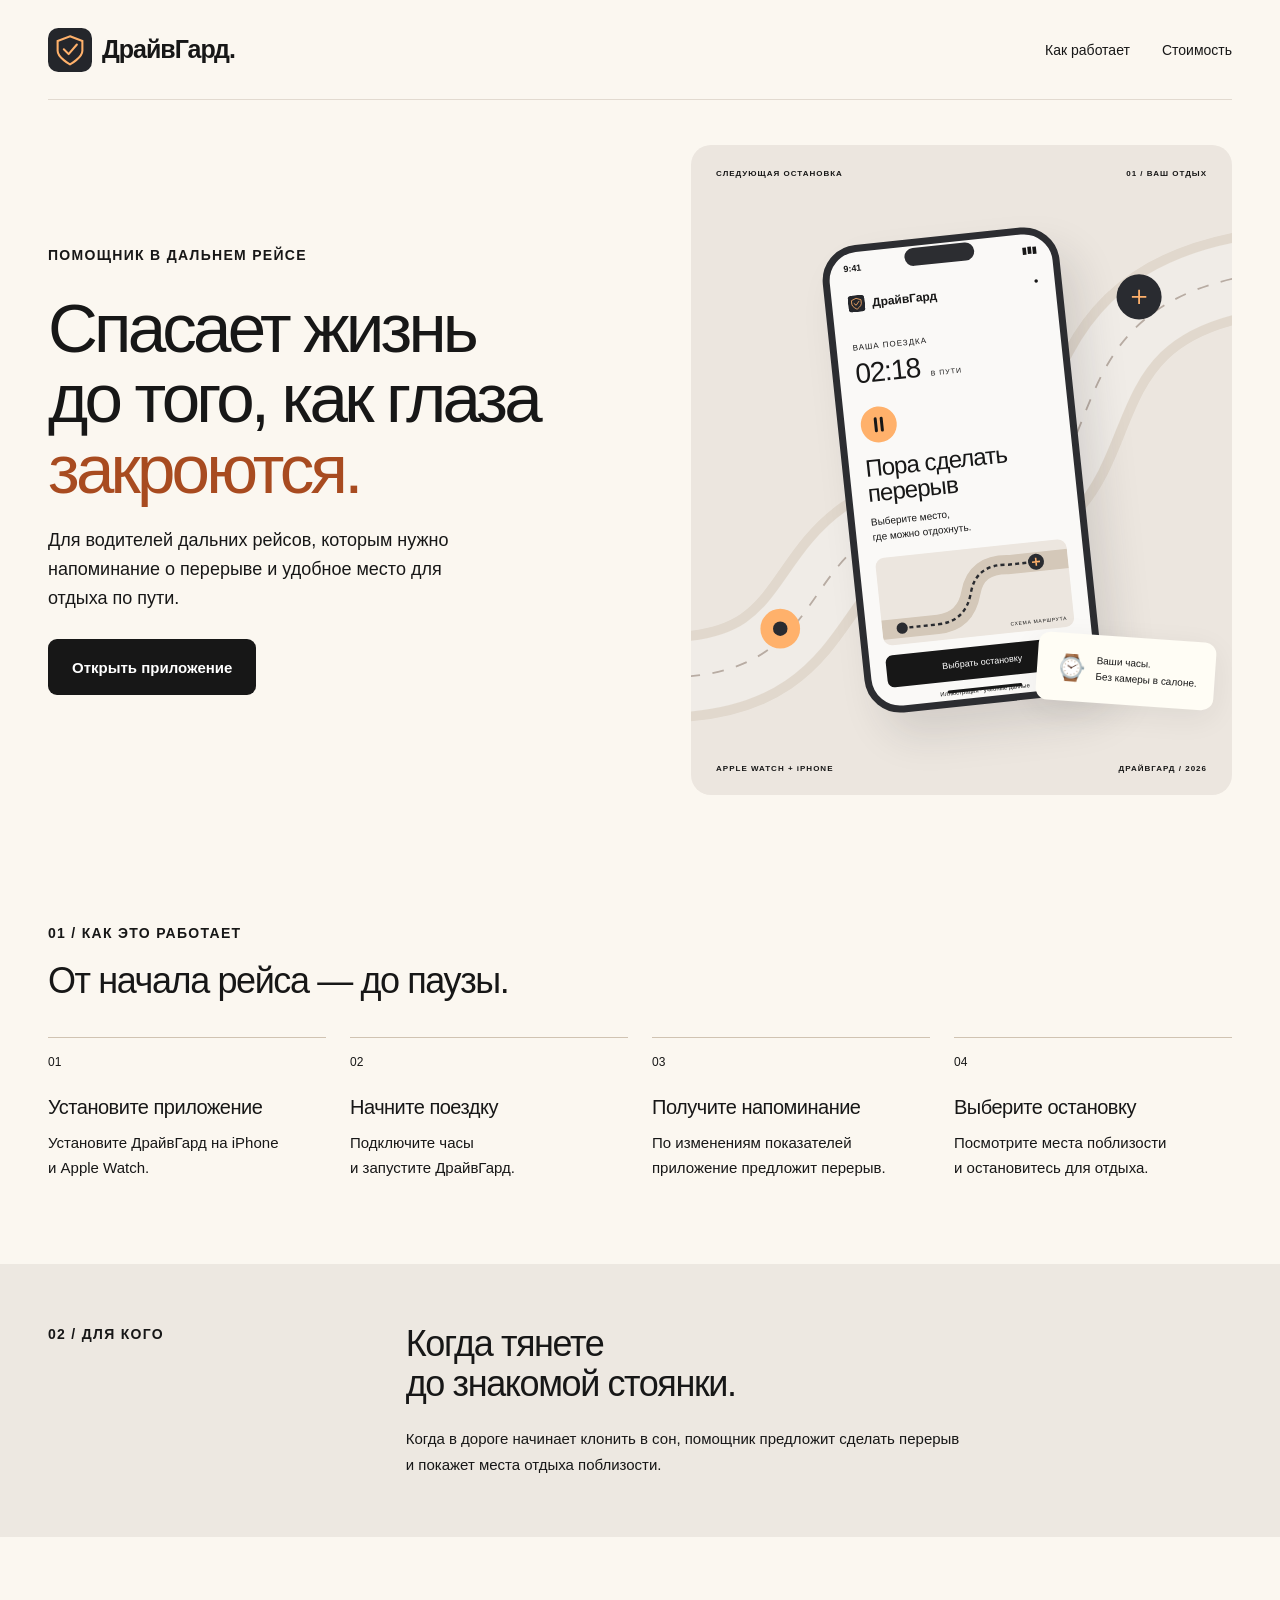
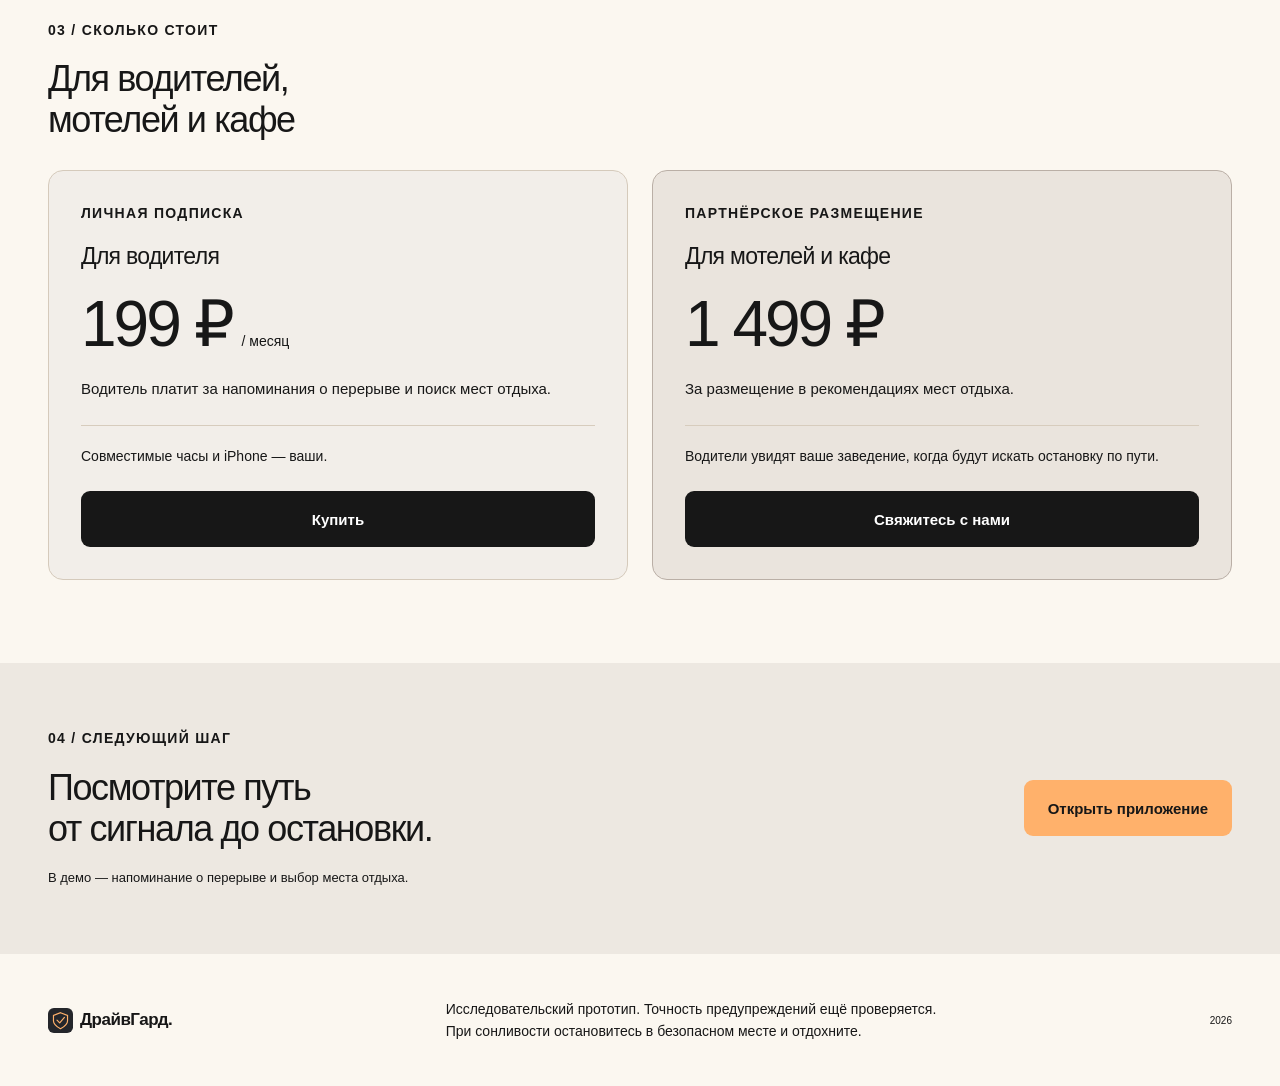
<file: index.html>
<!doctype html>
<html lang="ru">
<head><meta charset="utf-8"><meta name="viewport" content="width=device-width,initial-scale=1"><meta name="theme-color" content="#292b30"><title>ДрайвГард — выберите место для перерыва</title><meta name="description" content="Помощник водителю в дальнем рейсе: напоминание о перерыве и выбор места отдыха. Прототип ДрайвГард."><link rel="icon" href="favicon.svg"><link rel="stylesheet" href="styles.css?v=73ba455833"></head>
<body><a class="skip-link" href="#headline">К содержимому</a>
<header class="wrap header"><a class="brand" href="#"><img class="brand-icon" src="favicon.svg" alt="" width="44" height="44">ДрайвГард<span class="dot">.</span></a><nav aria-label="Навигация"><a href="#how">Как работает</a><a href="#price">Стоимость</a></nav></header>
<main>
<section class="hero wrap" aria-labelledby="headline">
<div class="hero-copy"><span class="eyebrow">ПОМОЩНИК В ДАЛЬНЕМ РЕЙСЕ</span><h1 id="headline">Спасает жизнь <br>до того, как глаза <br><em>закроются.</em></h1><p class="lead">Для водителей дальних рейсов, которым нужно напоминание о перерыве и удобное место для отдыха по пути.</p><a class="button primary" href="demo/index.html">Открыть приложение</a></div>
<div class="visual" aria-label="Иллюстрация приложения с напоминанием об отдыхе">
<div class="visual-heading"><span>СЛЕДУЮЩАЯ ОСТАНОВКА</span><span>01 / ВАШ ОТДЫХ</span></div>
<svg class="road" viewBox="0 0 600 620" fill="none" aria-hidden="true"><path d="M-30 540C180 540 100 360 300 360S360 120 650 90" stroke="#e1d8cd" stroke-width="100"/><path d="M-30 540C180 540 100 360 300 360S360 120 650 90" stroke="#f0ece7" stroke-width="78"/><path d="M-30 540C180 540 100 360 300 360S360 120 650 90" stroke="#b8aca3" stroke-width="2" stroke-dasharray="13 14"/><circle cx="99" cy="486" r="22" fill="#ffb16b"/><circle cx="99" cy="486" r="8" fill="#292b30"/><circle cx="497" cy="118" r="25" fill="#292b30"/><path d="M489 118h16m-8-8v16" stroke="#ffb16b" stroke-width="2"/></svg>
<div class="phone"><div class="phone-top"><span>9:41</span><span class="island"></span><span>▮▮▮</span></div><div class="phone-body"><div class="app-brand"><span class="mock-brand"><img src="favicon.svg" alt="" width="17" height="17">ДрайвГард</span><span>●</span></div><span class="app-eyebrow">ВАША ПОЕЗДКА</span><div class="trip-time">02:18<span>В ПУТИ</span></div><div class="rest-icon" aria-hidden="true"><svg width="18" height="18" viewBox="0 0 18 18" fill="none"><path d="M6 3v12M12 3v12" stroke="currentColor" stroke-width="3" stroke-linecap="round"/></svg></div><h2>Пора сделать <br>перерыв</h2><p>Выберите место, <br>где можно отдохнуть.</p><div class="phone-map"><svg viewBox="0 0 240 110" fill="none" aria-hidden="true"><path d="M-20 90H70Q105 90 115 55T165 25H260" stroke="#d4c8b9" stroke-width="24"/><path d="M25 90H70Q105 90 115 55T165 25H200" stroke="#292b30" stroke-width="3" stroke-dasharray="5 4"/><circle cx="25" cy="90" r="7" fill="#292b30"/><circle cx="200" cy="25" r="10" fill="#292b30"/><path d="M195 25h10m-5-5v10" stroke="#ffb16b" stroke-width="2"/></svg><span>СХЕМА МАРШРУТА</span></div><a class="phone-cta" href="demo/index.html#places">Выбрать остановку</a><small>Иллюстрация · учебные данные</small></div><div class="home-bar"></div></div>
<div class="device-tag"><span>⌚</span><div>Ваши часы. <br><strong>Без камеры в салоне.</strong></div></div><div class="visual-bottom">APPLE WATCH + iPHONE<span>ДРАЙВГАРД / 2026</span></div>
</div>
</section>
<section id="how" class="how wrap block"><div class="section-title"><span class="eyebrow">01 / КАК ЭТО РАБОТАЕТ</span><h2>От начала рейса — до паузы.</h2></div><ol class="steps"><li><span class="step-no">01</span><h3>Установите приложение</h3><p>Установите ДрайвГард на iPhone <br>и Apple Watch.</p></li><li><span class="step-no">02</span><h3>Начните поездку</h3><p>Подключите часы <br>и запустите ДрайвГард.</p></li><li><span class="step-no">03</span><h3>Получите напоминание</h3><p>По изменениям показателей <br>приложение предложит перерыв.</p></li><li><span class="step-no">04</span><h3>Выберите остановку</h3><p>Посмотрите места поблизости <br>и остановитесь для отдыха.</p></li></ol></section>
<section id="who" class="audience"><div class="wrap audience-inner"><span class="eyebrow">02 / ДЛЯ КОГО</span><div><h2>Когда тянете <br>до знакомой стоянки.</h2><p>Когда в дороге начинает клонить в сон, помощник предложит сделать перерыв и покажет места отдыха поблизости.</p></div></div></section>
<section id="price" class="pricing wrap block">
  <div class="pricing-heading">
    <span class="eyebrow">03 / СКОЛЬКО СТОИТ</span>
    <h2>Для водителей, <br>мотелей и кафе</h2>
  </div>
  <div class="plans">
    <article class="price-card">
      <span class="price-label">ЛИЧНАЯ ПОДПИСКА</span>
      <h3>Для водителя</h3>
      <div class="price">199 ₽<span>/ месяц</span></div>
      <p>Водитель платит за напоминания о перерыве и поиск мест отдыха.</p>
      <div class="price-note">Совместимые часы и iPhone — ваши.</div>
      <button class="button primary plan-action" type="button" data-open="purchase-dialog">Купить</button>
    </article>
    <article class="price-card fleet-card">
      <span class="price-label">ПАРТНЁРСКОЕ РАЗМЕЩЕНИЕ</span>
      <h3>Для мотелей и кафе</h3>
      <div class="price">1 499 ₽</div>
      <p>За размещение в рекомендациях мест отдыха.</p>
      <div class="price-note">Водители увидят ваше заведение, когда будут искать остановку по пути.</div>
      <button class="button primary plan-action" type="button" data-open="contact-dialog">Свяжитесь с нами</button>
    </article>
  </div>
</section>
<section class="closing"><div class="wrap closing-inner"><div><span class="eyebrow">04 / СЛЕДУЮЩИЙ ШАГ</span><h2>Посмотрите путь <br>от сигнала до остановки.</h2><p>В демо — напоминание о перерыве и выбор места отдыха.</p></div><a class="button lime" href="demo/index.html">Открыть приложение</a></div></section>
</main>
<footer class="wrap"><span class="footer-brand"><img src="favicon.svg" alt="" width="25" height="25">ДрайвГард.</span><p>Исследовательский прототип. Точность предупреждений ещё проверяется. <br>При сонливости остановитесь в безопасном месте и отдохните.</p><span>2026</span></footer>
<dialog id="purchase-dialog" class="action-dialog" aria-labelledby="purchase-title">
<button class="dialog-close" type="button" aria-label="Закрыть" data-close>×</button>
<div class="purchase-state" role="status" aria-live="polite">
<div class="approval-icon" aria-hidden="true"><svg viewBox="0 0 48 48"><path d="m13 25 8 8 15-18"/></svg></div>
<span class="eyebrow">ЛИЧНАЯ ПОДПИСКА · 199 ₽ / МЕСЯЦ</span>
<h2 id="purchase-title">Оформляем подписку…</h2>
<p id="purchase-description">Показываем, как будет выглядеть оформление.</p>
</div>
<p class="dialog-note">Демонстрация покупки. Деньги не списываются, подписка не оформляется.</p>
<button class="button primary" type="button" data-close>Понятно</button>
</dialog>
<dialog id="contact-dialog" class="action-dialog" aria-labelledby="contact-title">
<button class="dialog-close" type="button" aria-label="Закрыть" data-close>×</button>
<span class="eyebrow">ДЛЯ МОТЕЛЕЙ И КАФЕ</span>
<h2 id="contact-title">Свяжитесь с нами</h2>
<form id="contact-form">
<label>Заведение<input name="company" autocomplete="organization" placeholder="Название мотеля или кафе" required maxlength="120"></label>
<label>Ваше имя<input name="name" autocomplete="name" placeholder="Как к вам обращаться" required maxlength="80"></label>
<label>Электронная почта<input name="email" type="email" autocomplete="email" placeholder="name@company.ru" required maxlength="160"></label>
<label>Комментарий <span>(необязательно)</span><textarea name="message" rows="3" placeholder="Например, адрес и часы работы заведения" maxlength="1500"></textarea></label>
<p class="dialog-note">Демо-форма: данные не отправляются. После заполнения можно скачать заявку.</p>
<button class="button primary" type="submit">Подготовить заявку</button>
</form>
<div id="contact-success" hidden role="status">
<div class="request-check" aria-hidden="true">✓</div>
<h3>Заявка готова</h3><p>Спасибо! Отправка пока не подключена. Скачайте заполненную заявку, чтобы сохранить её у себя.</p>
<button id="download-request" class="button primary" type="button">Скачать заявку</button>
<button class="text-button" type="button" id="edit-request">Изменить данные</button>
</div>
</dialog>
<script src="app.js?v=eee42ac5bd" defer></script>
</body></html>
</file>
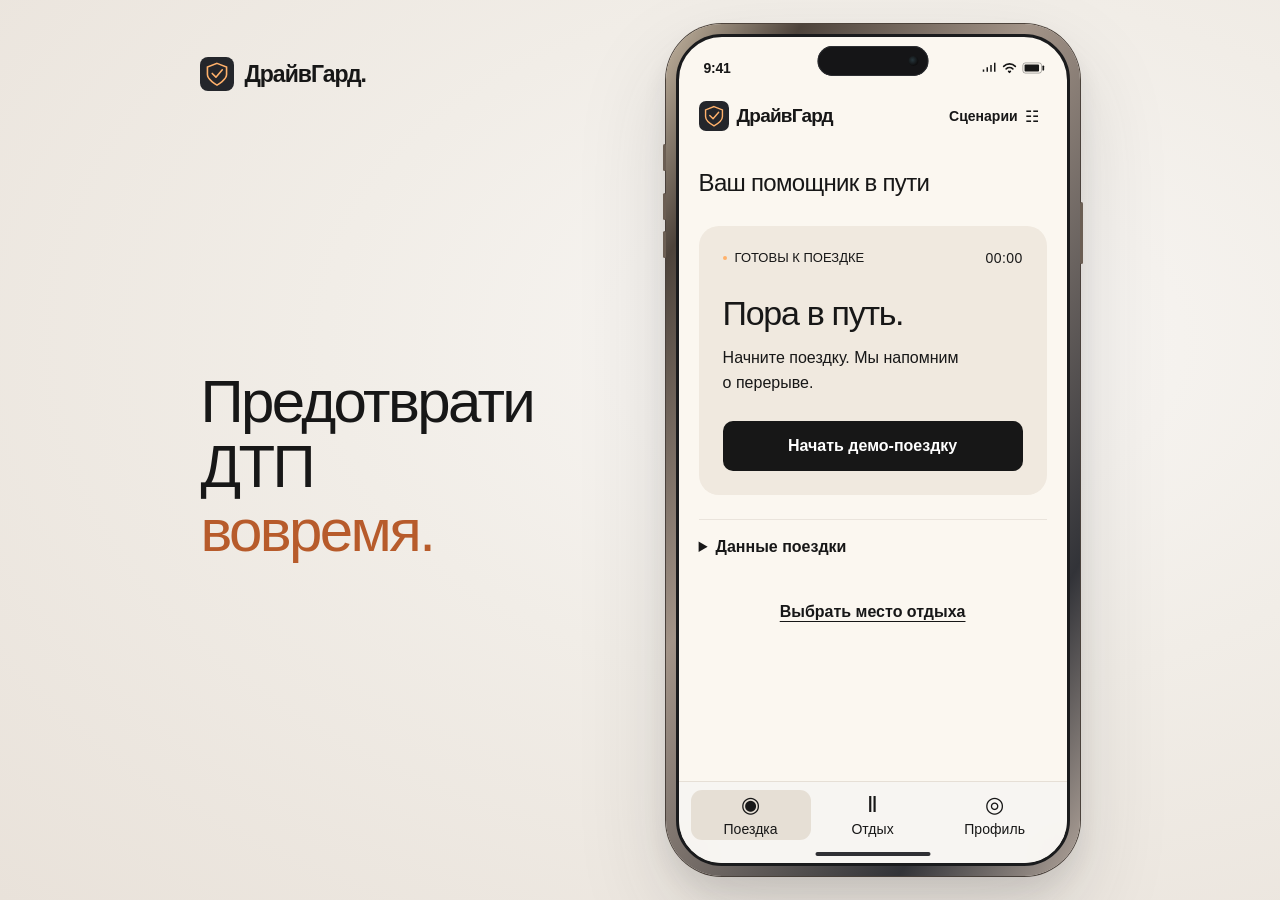
<file: demo/index.html>
<!doctype html>
<html lang="ru">
<head><meta charset="utf-8"><meta name="viewport" content="width=device-width,initial-scale=1,viewport-fit=cover"><meta name="theme-color" content="#292b30"><title>ДрайвГард — напоминания об отдыхе</title><meta name="description" content="Интерактивный прототип ДрайвГард: Apple Watch и iPhone, личные профили и экспериментальная оценка риска. Синтетические данные."><link rel="icon" href="favicon.svg"><link rel="stylesheet" href="styles.css?v=24d3953c48"><script src="replay-data.js" defer></script><script src="session.js" defer></script><script src="app.js?v=f3e5583baa" defer></script></head>
<body>
<div class="phone-stage">
  <aside class="presentation" aria-label="О прототипе">
    <a class="presentation-brand" href="../index.html"><img class="presentation-logo" src="favicon.svg" alt="" width="34" height="34">ДрайвГард.</a>
    <div class="presentation-copy"><h2>Предотврати<br>ДТП<br><em>вовремя.</em></h2><p>Помощник в дороге.<br>Теперь в формате приложения<br>для вашего iPhone.</p><div class="presentation-devices"><span>⌚ Apple Watch</span><i>+</i><span><svg class="device-phone-icon" viewBox="0 0 18 26" width="12" height="18" fill="none" aria-hidden="true"><rect x="2" y="1" width="14" height="24" rx="3" stroke="currentColor" stroke-width="1.7"/><path d="M6 4h6M7 22h4" stroke="currentColor" stroke-width="1.5" stroke-linecap="round"/></svg> iPhone</span></div></div>
    <div class="presentation-note"><span class="presentation-dot"></span>Интерактивный прототип</div>
  </aside>
  <div class="phone-device">
    <span class="phone-buttons" aria-hidden="true"></span>
    <div class="phone-screen" id="phoneScreen">
      <div class="ios-status" aria-hidden="true"><span>9:41</span><span class="dynamic-island"></span><span class="ios-indicators"><svg viewBox="0 0 20 14"><path d="M1 12V9h2v3zm5 0V6h2v6zm5 0V3h2v9zm5 0V0h2v12z" fill="currentColor"/></svg><svg viewBox="0 0 18 14"><path d="M2 5a10 10 0 0 1 14 0M5 8a6 6 0 0 1 8 0m-5 3 1 1 1-1" fill="none" stroke="currentColor" stroke-width="2" stroke-linecap="round"/></svg><svg class="battery" viewBox="0 0 27 14"><rect x="1" y="1" width="22" height="12" rx="3" fill="none" stroke="currentColor" opacity=".4"/><rect x="3" y="3" width="17" height="8" rx="1" fill="currentColor"/><path d="M25 5v4" stroke="currentColor" stroke-width="2" stroke-linecap="round"/></svg></span></div>
<a class="skip" href="#main">К содержимому</a>
<aside class="sidebar"><a class="brand" href="#dashboard"><img class="brand-icon" src="favicon.svg" alt="" width="32" height="32">ДрайвГард<span class="brand-period">.</span></a><span class="side-caption">ВАШ РИТМ. ВАША ДОРОГА.</span><nav aria-label="Разделы"><a href="#dashboard" data-page="dashboard"><span>◉</span>Поездка</a><a href="#places" data-page="places"><span aria-hidden="true">Ⅱ</span>Отдых</a><a href="#profiles" data-page="profiles"><span>◎</span>Профиль</a></nav><div class="side-bottom"><div class="side-line"></div><p>Внимание к себе.<br>Больше спокойствия<br>в пути.</p><a href="../index.html">О проекте</a><span class="build">ПРОТОТИП / 1.6</span></div></aside>
<div class="workspace"><header><a class="app-brand" href="#dashboard"><img class="app-brand-icon" src="favicon.svg" alt="" width="30" height="30"><span>ДрайвГард</span></a><div class="header-actions"><a class="home-link" href="../index.html" aria-label="На главную страницу">Сайт</a><span class="demo-tag"><i></i>ДЕМО</span><button id="openLab" class="button quiet">Сценарии <span>☷</span></button></div></header>
<main id="main" tabindex="-1">
<section id="dashboard" class="page"><div id="restoreNotice" class="restore-notice" hidden><p>Демо сохранено на этом устройстве. Продолжите с паузы или начните заново.</p><button id="resetDemo" class="text-button">Начать заново</button></div><div class="page-title"><div><h1>Ваш помощник в пути</h1></div><span class="edition">WATCH + IPHONE<br><strong>Без камер</strong></span></div>
<div class="hero"><div class="hero-copy"><div class="hero-top"><span class="live-dot"></span><span id="tripState">ГОТОВЫ К ДЕМО-ПОЕЗДКЕ</span><span class="hero-time" id="tripClock">00:00</span></div><h2 id="heroTitle">Получите напоминание<br>об отдыхе.</h2><p id="heroDescription">Начните поездку, получите напоминание и выберите место для остановки.</p><div class="hero-actions"><button class="button primary" id="tripToggle">Начать демо-поездку</button><button class="button ghost" id="tripFinish" hidden>Завершить</button></div></div><div class="road-art" aria-hidden="true"><svg viewBox="0 0 500 360"><defs><linearGradient id="roadGradient" x2="0" y2="1"><stop stop-color="#d1c5b4" stop-opacity=".1"/><stop offset="1" stop-color="#d1c5b4" stop-opacity=".55"/></linearGradient></defs><path d="M100 400C60 290 370 280 300 170S180 70 340-30" fill="none" stroke="url(#roadGradient)" stroke-width="115"/><path d="M100 400C60 290 370 280 300 170S180 70 340-30" fill="none" stroke="#ded4c8" stroke-opacity=".7" stroke-width="2" stroke-dasharray="12 15"/><path d="M35 360C0 225 305 235 242 150S130 45 270-30M165 400C130 345 438 315 356 145S225 65 405-30" fill="none" stroke="#948375" stroke-opacity=".35"/><circle cx="296" cy="166" r="10" fill="#ffb16b"/><circle cx="296" cy="166" r="22" fill="none" stroke="#ffb16b" stroke-opacity=".3"/><path d="m293 166 3-5 3 5-3-1z" fill="#25262a"/></svg><div class="device-chip"><span>◉</span><div>Apple Watch + iPhone</div><span class="chip-dot"></span></div><span class="art-coordinate">55°45′ N &nbsp; / &nbsp; ВАШ МАРШРУТ</span></div></div>
<div class="journey" aria-label="Путь поездки"><span id="journeyTrip">01 Поездка</span><span id="journeyRest">02 Остановка</span><span id="journeyDone">03 Итог</span></div>
<div id="tripSummary" class="panel trip-summary" hidden><h2>Пауза — часть пути.</h2><div id="summaryStats" class="summary-stats"></div><p id="summaryPlace"></p><a class="text-link" href="#protocol">Открыть журнал поездки</a></div>

<details class="trip-details"><summary>Данные поездки</summary><div class="section-heading"><h2>Сейчас в поездке</h2><span>Сейчас · <span id="scenarioLabel">Спокойная поездка</span></span></div>
<div class="metric-grid"><article class="metric-card"><div class="metric-top"><span>Исходный риск</span><span class="metric-symbol">◷</span></div><div class="metric-value"><strong id="priorValue">—</strong><span id="priorUnit">/ 100</span></div><div class="meter"><i id="priorMeter"></i></div><p id="priorDescription">Сон и бодрствование — контекст до изменения сигналов.</p><a href="#profiles">Сон</a></article><article class="metric-card"><div class="metric-top"><span>Изменения</span><span class="metric-symbol">⌁</span></div><div class="metric-value"><strong id="changeValue">—</strong><span>/ 100</span></div><div class="meter"><i id="changeMeter"></i></div><p id="changeDescription">Сравнение с фиксированным личным профилем.</p><a href="#analysis">Сигналы</a></article><article class="metric-card"><div class="metric-top"><span>Качество</span><span class="metric-symbol">⌘</span></div><div class="metric-value"><strong id="qualityValue">—</strong><span>/ 100</span></div><div class="meter"><i id="qualityMeter"></i></div><p id="qualityDescription">Свежесть, пропуски и возможные дорожные помехи.</p><a href="#analysis">Подробнее</a></article></div>
<p class="risk-caption" id="riskCaption">Баллы правил — не вероятность сна.</p><article class="panel chart-panel"><div class="panel-head"><div><h2>Сигналы в пути</h2></div><span class="small-pill" id="windowCount">Ожидание</span></div><div id="miniChart" class="chart" role="img" aria-label="График доступной истории пульса"></div><div class="chart-caption"><span>ЧСС · уд/мин · не ЭКГ</span><span>0 → 15 мин</span></div><div class="playback"><button id="stepBack" class="icon-button" aria-label="Назад на 30 секунд">↶</button><input id="timeline" type="range" min="0" max="900" step="10" value="0" aria-label="Момент демонстрации в секундах"><button id="stepForward" class="icon-button" aria-label="Вперёд на 30 секунд">↷</button><label class="speed-label">Темп <select id="speed" aria-label="Скорость демонстрации"><option value="1">1×</option><option value="30" selected>30×</option><option value="60">60×</option></select></label></div></article></details><div class="lower-grid"><article class="panel recommendation"><div class="recommend-icon" aria-hidden="true">Ⅱ</div><h2 id="recommendTitle">Проверьте себя<br>перед поездкой.</h2><p id="recommendText">Оценка не подтверждает бодрствование. Если уже клонит в сон, нужен отдых — ждать сигнала не стоит.</p><button id="manualRest" class="button secondary">Выбрать место отдыха</button></article></div>
</section>
<section id="analysis" class="page" hidden><div class="page-title"><div><h1>Сигналы и доверие<span>.</span></h1></div><span class="small-pill">30 с / 2 мин / 5 мин</span></div><div class="panel"><div class="panel-head"><div><h2>Окна наблюдения</h2><p>Только история до выбранного момента.</p></div><span id="analysisTime"></span></div><div class="table-scroll"><table><thead><tr><th>Окно</th><th>ЧСС, медиана</th><th>Скорость ЧСС</th><th>Изменение движения</th><th>Скорость движения</th><th>Готовность</th></tr></thead><tbody id="windowsBody"></tbody></table></div></div><div class="lower-grid"><article class="panel"><h2>ЧСС может меняться<br>в обе стороны.</h2><div id="fullChart" class="chart" role="img" aria-label="График синтетической ЧСС"></div></article><article class="panel"><h2 id="roadTitle">Дорожная вибрация<br>не отделена.</h2><div class="comparison-graphic"><span>⌚</span><i>⌁ ⌁ ⌁</i><span><svg class="device-phone-icon" viewBox="0 0 18 26" width="12" height="18" fill="none" aria-hidden="true"><rect x="2" y="1" width="14" height="24" rx="3" stroke="currentColor" stroke-width="1.7"/><path d="M6 4h6M7 22h4" stroke="currentColor" stroke-width="1.5" stroke-linecap="round"/></svg></span></div><p id="roadDescription">Совпадение движений может указывать на общую вибрацию. Это основание снизить доверие, а не вычесть дорожный шум.</p><div class="inline-stat"><span>Доверие к движению</span><strong id="motionConfidence">—</strong></div></article></div><article class="coverage-note"><strong>Что значит «100% покрытия»?</strong><p>В десятисекундном окне получено достаточно отсчётов при запрошенных 20 Гц и нет существенных пропусков. Даже полностью заполненное окно может содержать дорожную тряску. Полнота не равна точности и не доказывает бодрствование.</p></article></section>
<section id="profiles" class="page" hidden><div class="page-title"><div><h1>Личный ритм<span>.</span></h1></div><button class="button secondary" data-lab>Выбрать контекст</button></div><details class="secondary-details"><summary>Как работает профиль</summary><div class="panel profile-intro"><div><h2>Спокойствие — тоже бодрствование.</h2><p>Один профиль не подходит для покоя, активности и поездки. В приложении новый профиль собирается только после вашего подтверждения бодрствования; он не подстраивается под изменения в пути.</p></div><div class="frozen-mark">◎<span>ФИКСИРОВАННЫЙ<br>ПРОФИЛЬ</span></div></div></details><div class="metric-grid" id="profileCards"></div><details class="secondary-details"><summary>Сон и настройка профиля</summary><div class="lower-grid"><article class="panel"><h2>Контекст перед дорогой</h2><div id="sleepContext"></div></article><article class="panel"><h2>Явно. Стабильно. Локально.</h2><ol class="steps"><li>Выбрать режим и подтвердить бодрствование заранее или на стоянке.</li><li>Собрать 5 минут стабильных данных. Нарастающий тренд отклоняется.</li><li>Зафиксировать профиль на часах на 7 дней. Пересборка — только явно.</li></ol><button class="button secondary" id="tryCalibration">Показать сбор профиля</button></article></div></details><div class="secondary-links"><a class="text-link" href="../index.html">На сайт ДрайвГард</a><a class="text-link" href="#analysis">Посмотреть сигналы</a><a class="text-link" href="#protocol">Журнал и проверка</a></div></section>
<section id="places" class="page" hidden><div class="page-title"><div><h1>Время для остановки<span>.</span></h1><p>Учебные места. Адреса, расстояния и маршрут вымышлены.</p></div><span class="small-pill">Без геолокации</span></div><div id="selectedStop" class="panel selected-stop" hidden><h2 id="selectedStopName"></h2><p>В реальной поездке остановитесь в разрешённом безопасном месте. В демо маршрут не строится.</p><button id="confirmStop" class="button primary">Я остановился</button><button id="changeStop" class="button quiet">Выбрать другое место</button></div><div class="place-filters" role="group" aria-label="Тип места отдыха"><button class="filter active" data-filter="all" aria-pressed="true">Все места</button><button class="filter" data-filter="parking" aria-pressed="false">Стоянка</button><button class="filter" data-filter="cafe" aria-pressed="false">Кафе</button><button class="filter" data-filter="sleep" aria-pressed="false">Ночлег</button></div><div class="places-layout"><div class="map-demo" role="img" aria-label="Схема вымышленного маршрута с тремя местами отдыха"><svg viewBox="0 0 600 520"><rect width="600" height="520" fill="#ece6df"/><path d="M-10 120 620 250M-10 400 620 260M160-10 200 540M430-10 380 540" stroke="#fff" stroke-width="22"/><path d="M-10 120 620 250M-10 400 620 260M160-10 200 540M430-10 380 540" stroke="#d8cec0" stroke-width="1"/><path d="M100 470C130 380 460 390 370 250S220 140 400 20" fill="none" stroke="#bcb1a8" stroke-width="70"/><path d="M100 470C130 380 460 390 370 250S220 140 400 20" fill="none" stroke="#37383d" stroke-width="6" stroke-dasharray="8 5"/><g fill="#292b30" stroke="#fff" stroke-width="4"><circle cx="368" cy="252" r="18"/><circle cx="304" cy="157" r="18"/><circle cx="277" cy="371" r="18"/></g><g fill="#fff" font-size="14" text-anchor="middle" font-family="sans-serif"><text x="368" y="257">1</text><text x="304" y="162">2</text><text x="277" y="376">3</text></g><circle cx="112" cy="446" r="12" fill="#ffb16b" stroke="#292b30" stroke-width="4"/></svg><span class="map-label">СХЕМА ДЕМО-МАРШРУТА</span></div><div id="placeCards" class="place-cards"></div></div></section>
<section id="protocol" class="page" hidden><div class="page-title"><div><h1>От гипотезы к данным<span>.</span></h1></div><button id="exportLog" class="button secondary">Экспорт журнала ↓</button></div><div class="validation-banner"><span>3–5</span><div><h2>Минуты до события — цель исследования.</h2><p>Независимых моментов засыпания в этом демо нет. Экстраполяция индекса не подтверждает прогноз сна.</p></div></div><div class="lower-grid"><article class="panel"><h2>Проверка в контролируемых условиях</h2><ol class="steps"><li>Независимая разметка сна, например EEG. Без камер.</li><li>Разделение участников и поездок между настройкой и проверкой.</li><li>Отдельный учёт пропусков сигнала, дорожной вибрации и ложных тревог.</li><li>Обычную дорогу не использовать для провоцирования засыпания.</li></ol><a class="text-link" href="../validation/index.html">Полный протокол</a></article><article class="panel"><div class="panel-head"><h2>Журнал демо-сессии</h2><button class="text-button" id="clearLog">Очистить</button></div><ol id="eventLog" class="event-log"><li>Событий пока нет.</li></ol><button class="text-button" id="forgetDemo">Удалить сохранённое демо</button></article></div></section>
<footer><span><img class="footer-logo" src="favicon.svg" alt="" width="22" height="22">ДрайвГард<span class="brand-period">.</span> </span></footer>
</main></div><div class="home-indicator" aria-hidden="true"></div></div></div></div>
<dialog id="startDialog" class="start-dialog" aria-labelledby="startTitle"><div class="dialog-head"><div><h2 id="startTitle">Попробуйте поездку</h2></div><button class="icon-button" data-close aria-label="Закрыть подготовку">×</button></div><p>Выберите, что хотите увидеть. Часы для демо не нужны.</p><button id="startGuided" class="demo-choice"><span class="choice-icon">Ⅱ</span><span><strong>От сигнала до остановки</strong></span></button><button id="startCurrent" class="demo-choice"><span class="choice-icon">◉</span><span><strong>Спокойная поездка</strong><span id="startCurrentDescription" class="choice-description">Понаблюдайте за пульсом и качеством данных.</span></span></button></dialog>
<dialog id="finishDialog" class="rest-dialog" aria-labelledby="finishTitle"><h2 id="finishTitle">Завершить демо-поездку?</h2><p>Вы увидите длительность и события. Журнал останется доступен для экспорта.</p><button id="confirmFinish" class="button primary">Завершить поездку</button><button class="button quiet" data-close>Оставить на паузе</button></dialog>
<dialog id="eraseDialog" class="rest-dialog" aria-labelledby="eraseTitle"><h2 id="eraseTitle">Удалить сохранённое демо?</h2><p>Прогресс и журнал этой демо-поездки будут удалены из браузера.</p><button id="confirmErase" class="button primary">Удалить демо</button><button class="button quiet" data-close>Отмена</button></dialog>
<dialog id="labDialog" class="lab-dialog" aria-labelledby="labTitle"><div class="dialog-head"><div><h2 id="labTitle">Сценарий поездки</h2></div><button class="icon-button" data-close aria-label="Закрыть сценарии">×</button></div><p>Выберите учебную запись. Применение начинает её заново; реальная биометрия не используется.</p><label for="scenarioSelect">Что наблюдаем</label><select id="scenarioSelect"><option value="steady">Спокойная поездка</option><option value="flatPulse">Меньше движения, пульс не падает</option><option value="risingPulse">Изменение движения и рост пульса</option><option value="road">Общая дорожная вибрация</option><option value="signalLoss">Пропуски движения</option><option value="quiet">Спокойное бодрствование</option><option value="active">Активность</option><option value="calibration">Новый личный профиль</option></select><label for="contextSelect">История сна и бодрствование</label><select id="contextSelect"><option value="rested">8 ч сна / 5 ч бодрствования</option><option value="shortSleep">3 ч сна / 22 ч бодрствования / биологическая ночь</option><option value="unknown">Данные неизвестны</option></select><button id="applyScenario" class="button primary">Применить сценарий</button></dialog>
<dialog id="restDialog" class="rest-dialog" aria-labelledby="restTitle"><div class="rest-icon" aria-hidden="true">Ⅱ</div><h2 id="restTitle">Пора запланировать<br>безопасную остановку.</h2><p id="restMessage">В учебной записи появились устойчивые изменения. Это экспериментальная оценка, не доказательство будущего сна.</p><button class="button primary" id="findRest">Выбрать остановку</button><button class="button quiet" data-close>Оставить на паузе</button></dialog>
<div id="toast" class="toast" role="status" hidden></div>
<noscript><div class="noscript">Для интерактивной поездки включите JavaScript в браузере.</div></noscript></body></html>
</file>
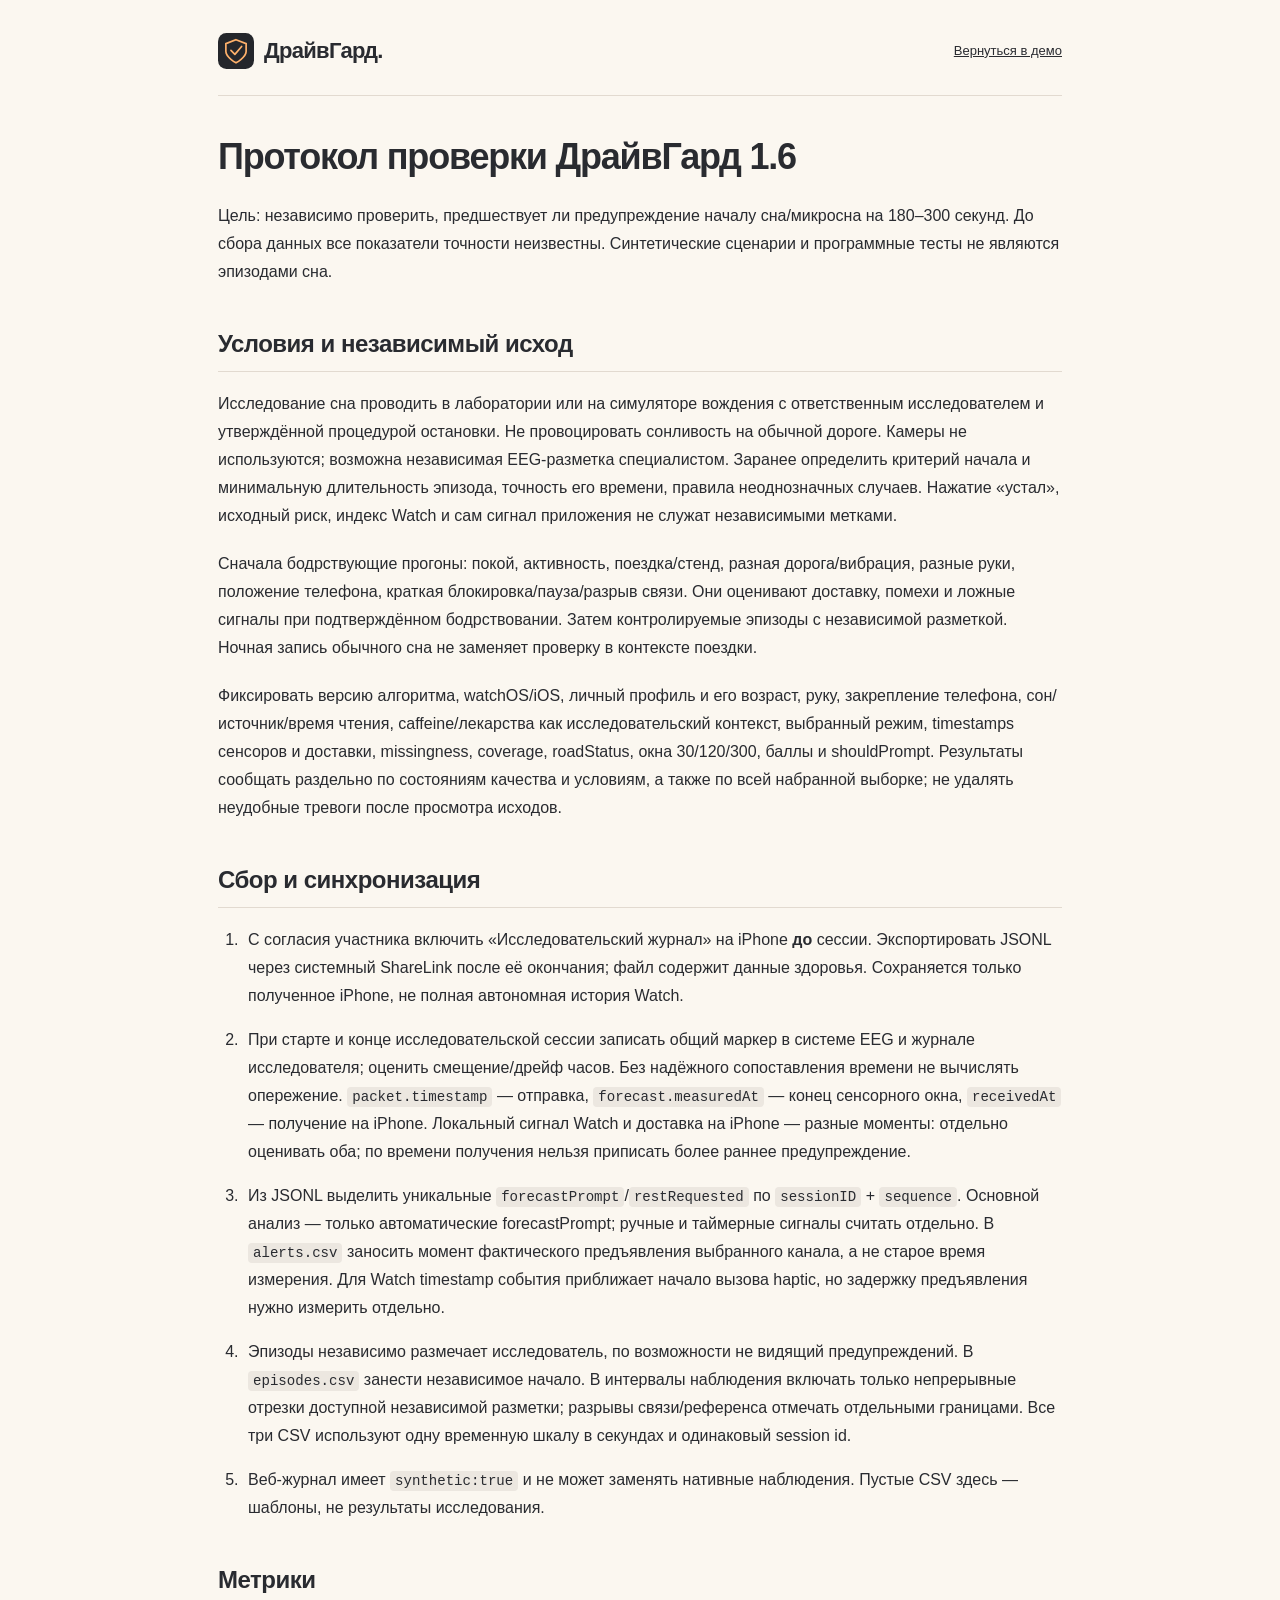
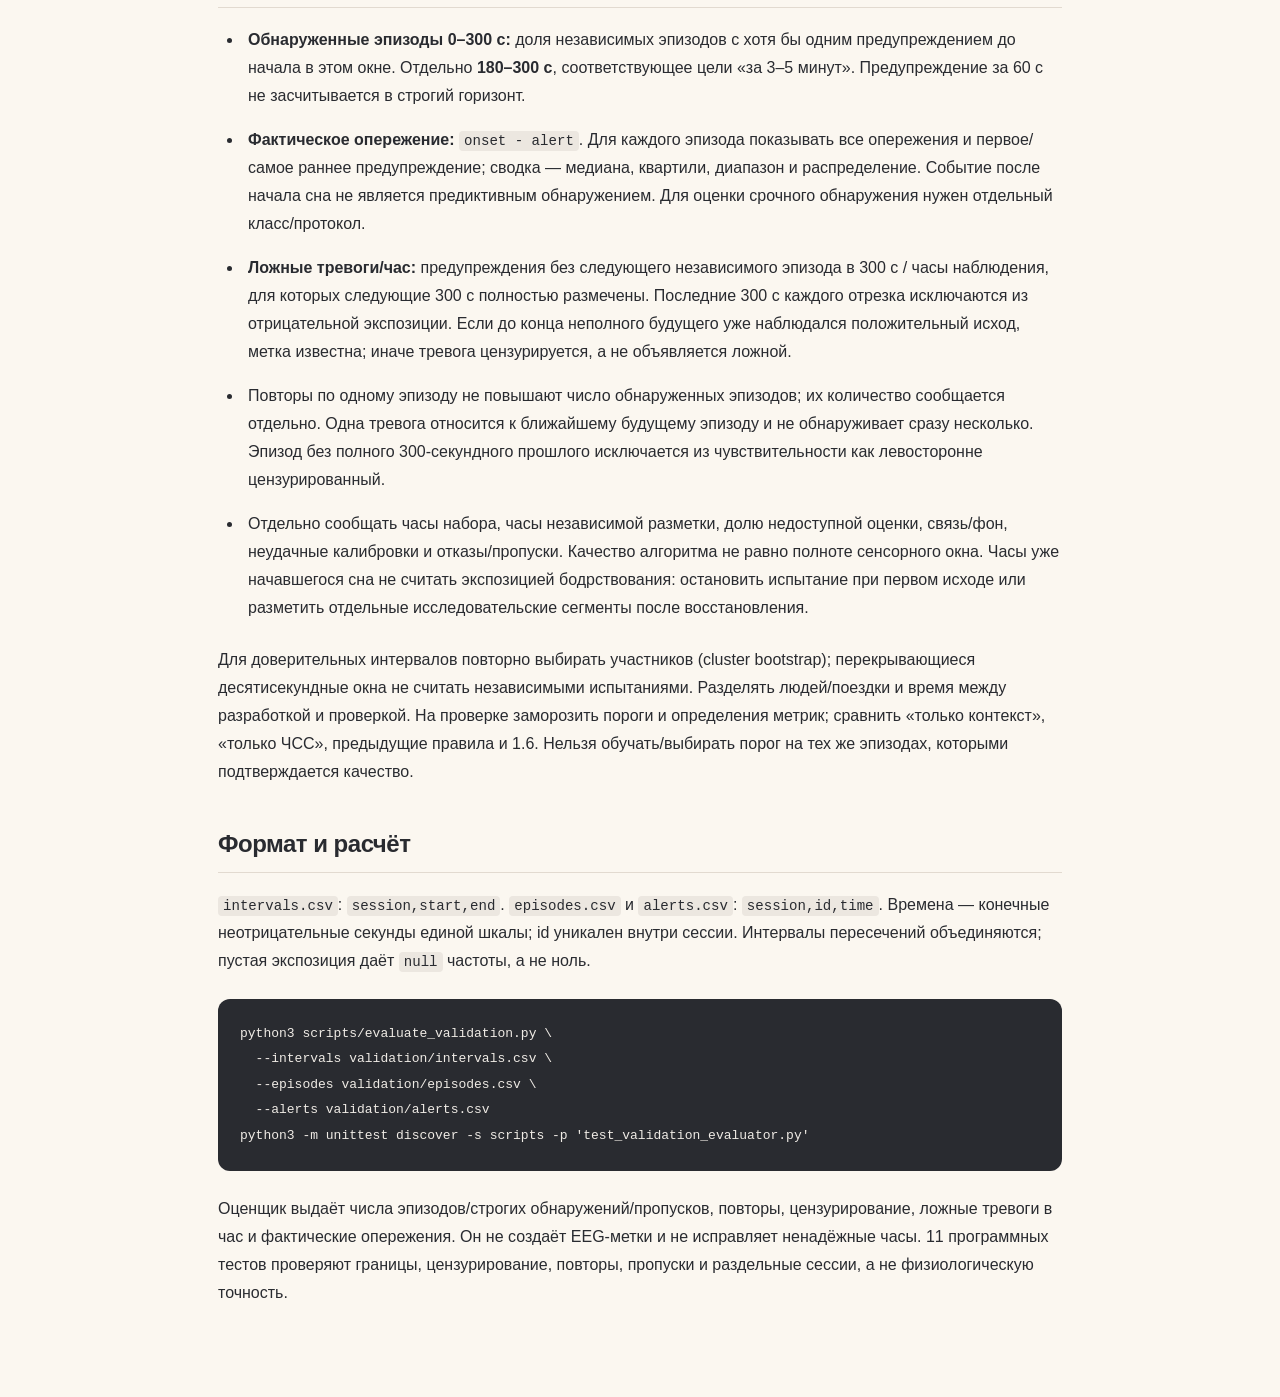
<file: validation/index.html>
<!doctype html>
<html lang="ru"><head><meta charset="utf-8"><meta name="viewport" content="width=device-width,initial-scale=1"><title>Протокол проверки ДрайвГард</title><link rel="icon" href="../favicon.svg"><style>
*{box-sizing:border-box}body{max-width:900px;margin:0 auto;padding:32px 28px 70px;background:#fbf7f0;color:#292b30;font:16px/1.75 -apple-system,BlinkMacSystemFont,"Segoe UI",sans-serif}header{display:flex;justify-content:space-between;align-items:center;gap:20px;border-bottom:1px solid #e2dad0;padding-bottom:24px;margin-bottom:40px}.brand{display:inline-flex;align-items:center;gap:10px;font-size:22px;font-weight:700;text-decoration:none;letter-spacing:-.7px}.brand img{width:36px;height:36px}a{color:inherit}header>a:last-child{font-size:13px}h1{font-size:36px;line-height:1.15;letter-spacing:-1.2px;font-weight:600;margin:0 0 25px}h2{font-size:24px;line-height:1.3;letter-spacing:-.5px;font-weight:600;margin:42px 0 18px;padding-bottom:12px;border-bottom:1px solid #e2dad0}p{margin:0 0 20px}ul,ol{padding-left:25px;margin:0 0 24px}li{margin:0 0 16px;padding-left:5px}code{font: .88em ui-monospace,SFMono-Regular,Consolas,monospace;background:#ece7e0;border-radius:4px;padding:2px 5px;overflow-wrap:anywhere}pre{margin:24px 0;padding:22px;background:#292b30;color:#efebe5;border-radius:12px;overflow-x:auto;line-height:1.6}pre code{padding:0;background:none;color:inherit;white-space:pre;font-size:13px;overflow-wrap:normal}@media(max-width:600px){body{padding:22px 20px 45px;font-size:15px}header{margin-bottom:30px}.brand{font-size:19px}header>a:last-child{font-size:11px}h1{font-size:29px}h2{font-size:22px}pre{padding:16px}}
</style></head><body><header><a class="brand" href="../index.html"><img src="../favicon.svg" alt="">ДрайвГард.</a><a href="../demo/index.html#protocol">Вернуться в демо</a></header><main><h1>Протокол проверки ДрайвГард 1.6</h1>
<p>Цель: независимо проверить, предшествует ли предупреждение началу сна/микросна на 180–300 секунд. До сбора данных все показатели точности неизвестны. Синтетические сценарии и программные тесты не являются эпизодами сна.</p>
<h2>Условия и независимый исход</h2>
<p>Исследование сна проводить в лаборатории или на симуляторе вождения с ответственным исследователем и утверждённой процедурой остановки. Не провоцировать сонливость на обычной дороге. Камеры не используются; возможна независимая EEG-разметка специалистом. Заранее определить критерий начала и минимальную длительность эпизода, точность его времени, правила неоднозначных случаев. Нажатие «устал», исходный риск, индекс Watch и сам сигнал приложения не служат независимыми метками.</p>
<p>Сначала бодрствующие прогоны: покой, активность, поездка/стенд, разная дорога/вибрация, разные руки, положение телефона, краткая блокировка/пауза/разрыв связи. Они оценивают доставку, помехи и ложные сигналы при подтверждённом бодрствовании. Затем контролируемые эпизоды с независимой разметкой. Ночная запись обычного сна не заменяет проверку в контексте поездки.</p>
<p>Фиксировать версию алгоритма, watchOS/iOS, личный профиль и его возраст, руку, закрепление телефона, сон/источник/время чтения, caffeine/лекарства как исследовательский контекст, выбранный режим, timestamps сенсоров и доставки, missingness, coverage, roadStatus, окна 30/120/300, баллы и shouldPrompt. Результаты сообщать раздельно по состояниям качества и условиям, а также по всей набранной выборке; не удалять неудобные тревоги после просмотра исходов.</p>
<h2>Сбор и синхронизация</h2>
<ol>
<li>С согласия участника включить «Исследовательский журнал» на iPhone <strong>до</strong> сессии. Экспортировать JSONL через системный ShareLink после её окончания; файл содержит данные здоровья. Сохраняется только полученное iPhone, не полная автономная история Watch.</li>
<li>При старте и конце исследовательской сессии записать общий маркер в системе EEG и журнале исследователя; оценить смещение/дрейф часов. Без надёжного сопоставления времени не вычислять опережение. <code>packet.timestamp</code> — отправка, <code>forecast.measuredAt</code> — конец сенсорного окна, <code>receivedAt</code> — получение на iPhone. Локальный сигнал Watch и доставка на iPhone — разные моменты: отдельно оценивать оба; по времени получения нельзя приписать более раннее предупреждение.</li>
<li>Из JSONL выделить уникальные <code>forecastPrompt</code>/<code>restRequested</code> по <code>sessionID</code> + <code>sequence</code>. Основной анализ — только автоматические forecastPrompt; ручные и таймерные сигналы считать отдельно. В <code>alerts.csv</code> заносить момент фактического предъявления выбранного канала, а не старое время измерения. Для Watch timestamp события приближает начало вызова haptic, но задержку предъявления нужно измерить отдельно.</li>
<li>Эпизоды независимо размечает исследователь, по возможности не видящий предупреждений. В <code>episodes.csv</code> занести независимое начало. В интервалы наблюдения включать только непрерывные отрезки доступной независимой разметки; разрывы связи/референса отмечать отдельными границами. Все три CSV используют одну временную шкалу в секундах и одинаковый session id.</li>
<li>Веб-журнал имеет <code>synthetic:true</code> и не может заменять нативные наблюдения. Пустые CSV здесь — шаблоны, не результаты исследования.</li>
</ol>
<h2>Метрики</h2>
<ul>
<li><strong>Обнаруженные эпизоды 0–300 с:</strong> доля независимых эпизодов с хотя бы одним предупреждением до начала в этом окне. Отдельно <strong>180–300 с</strong>, соответствующее цели «за 3–5 минут». Предупреждение за 60 с не засчитывается в строгий горизонт.</li>
<li><strong>Фактическое опережение:</strong> <code>onset - alert</code>. Для каждого эпизода показывать все опережения и первое/самое раннее предупреждение; сводка — медиана, квартили, диапазон и распределение. Событие после начала сна не является предиктивным обнаружением. Для оценки срочного обнаружения нужен отдельный класс/протокол.</li>
<li><strong>Ложные тревоги/час:</strong> предупреждения без следующего независимого эпизода в 300 с / часы наблюдения, для которых следующие 300 с полностью размечены. Последние 300 с каждого отрезка исключаются из отрицательной экспозиции. Если до конца неполного будущего уже наблюдался положительный исход, метка известна; иначе тревога цензурируется, а не объявляется ложной.</li>
<li>Повторы по одному эпизоду не повышают число обнаруженных эпизодов; их количество сообщается отдельно. Одна тревога относится к ближайшему будущему эпизоду и не обнаруживает сразу несколько. Эпизод без полного 300-секундного прошлого исключается из чувствительности как левосторонне цензурированный.</li>
<li>Отдельно сообщать часы набора, часы независимой разметки, долю недоступной оценки, связь/фон, неудачные калибровки и отказы/пропуски. Качество алгоритма не равно полноте сенсорного окна. Часы уже начавшегося сна не считать экспозицией бодрствования: остановить испытание при первом исходе или разметить отдельные исследовательские сегменты после восстановления.</li>
</ul>
<p>Для доверительных интервалов повторно выбирать участников (cluster bootstrap); перекрывающиеся десятисекундные окна не считать независимыми испытаниями. Разделять людей/поездки и время между разработкой и проверкой. На проверке заморозить пороги и определения метрик; сравнить «только контекст», «только ЧСС», предыдущие правила и 1.6. Нельзя обучать/выбирать порог на тех же эпизодах, которыми подтверждается качество.</p>
<h2>Формат и расчёт</h2>
<p><code>intervals.csv</code>: <code>session,start,end</code>. <code>episodes.csv</code> и <code>alerts.csv</code>: <code>session,id,time</code>. Времена — конечные неотрицательные секунды единой шкалы; id уникален внутри сессии. Интервалы пересечений объединяются; пустая экспозиция даёт <code>null</code> частоты, а не ноль.</p>
<pre><code class="language-sh">python3 scripts/evaluate_validation.py \
  --intervals validation/intervals.csv \
  --episodes validation/episodes.csv \
  --alerts validation/alerts.csv
python3 -m unittest discover -s scripts -p 'test_validation_evaluator.py'
</code></pre>
<p>Оценщик выдаёт числа эпизодов/строгих обнаружений/пропусков, повторы, цензурирование, ложные тревоги в час и фактические опережения. Он не создаёт EEG-метки и не исправляет ненадёжные часы. 11 программных тестов проверяют границы, цензурирование, повторы, пропуски и раздельные сессии, а не физиологическую точность.</p>
</main></body></html>
</file>
<file: styles.css>
:root{--ink:#171717;--muted:#171717;--cream:#fbf7f0;--lime:#ffb16b;--line:#e2dad0}*{box-sizing:border-box}html{scroll-behavior:smooth;scroll-padding-top:24px}body{margin:0;background:var(--cream);color:var(--ink);font-family:Arial,Helvetica,sans-serif;-webkit-font-smoothing:antialiased}a{color:inherit;text-decoration:none}button{font:inherit}.wrap{width:min(1240px,calc(100% - 96px));margin:auto}.header{height:100px;display:flex;align-items:center;justify-content:space-between;border-bottom:1px solid var(--line)}.brand{font-size:25px;font-weight:700;letter-spacing:-1px;display:flex;align-items:center;gap:10px}.brand-icon{background:var(--ink);color:var(--lime);font-size:19px;border-radius:11px;padding:10px 8px;letter-spacing:-2px}.dot{color:var(--ink);margin-left:-10px}nav{display:flex;gap:32px;font-size:14px}.header-note,.eyebrow,.visual-heading,.visual-bottom,.price-label{font-size:10px;font-weight:700;letter-spacing:1.6px}.header-note{display:flex;align-items:center;gap:9px}.header-note i{width:6px;height:6px;border-radius:100%;background:#7d6d60}.hero{display:grid;grid-template-columns:1.1fr 1fr;gap:48px;align-items:center;padding-top:28px;padding-bottom:28px;min-height:610px;height:min(740px,calc(100svh - 100px))}.hero-copy{padding:28px 0}.eyebrow{display:block;color:var(--muted)}h1{font-size:clamp(48px,5.4vw,76px);line-height:1.02;font-weight:500;letter-spacing:-3.8px;margin:27px 0 22px}h1 em{font-style:normal;color:var(--ink)}.lead{max-width:430px;font-size:18px;line-height:1.6;margin:0 0 27px}.button{border:0;border-radius:9px;padding:19px 24px;display:inline-flex;align-items:center;justify-content:space-between;gap:45px;font-size:15px;font-weight:700;min-height:56px;cursor:pointer}.button span{font-size:24px;font-weight:400;line-height:1}.button:hover{filter:brightness(1.06)}.button:focus-visible,a:focus-visible{outline:3px solid #887668;outline-offset:5px}.primary{background:var(--ink);color:white}.proof{font-size:11px;color:var(--muted);margin:19px 0 0;white-space:nowrap}.proof>span{color:var(--ink);padding-right:6px}.visual{height:100%;max-height:650px;min-height:540px;position:relative;border-radius:20px;background:#ece6df;overflow:hidden}.visual-heading,.visual-bottom{position:absolute;left:25px;right:25px;display:flex;justify-content:space-between;font-size:8px;letter-spacing:1px;z-index:2}.visual-heading{top:24px}.visual-bottom{bottom:22px}.road{position:absolute;width:100%;height:100%;inset:0}.phone{position:absolute;width:238px;height:470px;background:#faf9f7;border:7px solid #2c2d31;border-radius:36px;left:50%;top:50%;transform:translate(-50%,-50%) rotate(-6deg);box-shadow:16px 25px 40px #292b3020;overflow:hidden}.phone-top{height:32px;position:relative;display:flex;align-items:center;justify-content:space-between;padding:0 15px;font-size:9px;font-weight:700}.island{width:70px;height:18px;background:#2c2d31;border-radius:12px;position:absolute;left:50%;transform:translateX(-50%);top:2px}.phone-body{padding:11px 16px}.app-brand{display:flex;justify-content:space-between;font-size:12px;font-weight:700;margin-bottom:24px}.app-brand>span{color:var(--ink);font-size:8px}.app-eyebrow{font-size:8px;letter-spacing:1px;color:var(--muted)}.trip-time{font-size:28px;letter-spacing:-1px;margin-top:4px}.trip-time>span{font-size:7px;letter-spacing:1px;margin-left:10px;color:var(--muted)}.rest-icon{height:36px;width:36px;display:grid;place-items:center;font-size:25px;background:var(--lime);border-radius:50%;margin-top:18px}.phone h2{font-size:24px;letter-spacing:-.9px;line-height:1.06;margin:12px 0 8px}.phone p{font-size:10px;line-height:1.5;margin:0}.phone-map{height:88px;margin-top:14px;position:relative;border-radius:9px;background:#ece6df;overflow:hidden}.phone-map svg{width:100%;height:100%}.phone-map>span{position:absolute;bottom:6px;right:7px;font-size:5px;letter-spacing:.7px}.phone-cta{display:flex;justify-content:space-between;background:var(--ink);border-radius:7px;padding:11px;color:white;font-size:9px;margin-top:10px}.phone small{display:block;font-size:6px;text-align:center;color:var(--muted);margin-top:9px}.home-bar{position:absolute;width:75px;height:3px;background:var(--ink);border-radius:5px;bottom:7px;left:50%;transform:translateX(-50%)}.device-tag{position:absolute;bottom:90px;right:17px;display:flex;align-items:center;gap:10px;background:#fffdf5;padding:14px 18px;border-radius:12px;box-shadow:0 8px 30px #292b3012;transform:rotate(4deg);font-size:10px;line-height:1.6}.device-tag>span{font-size:25px}.device-tag strong{font-weight:500}.block{padding-top:83px;padding-bottom:83px}.section-title h2,h2{font-size:36px;line-height:1.13;letter-spacing:-1.4px;font-weight:500}.section-title h2{margin:17px 0 35px}.steps{display:grid;grid-template-columns:repeat(3,1fr);padding:0;margin:0;list-style:none;gap:35px}.steps li{border-top:1px solid #d0c3b2;padding-top:17px}.step-no{font-size:12px;display:flex;justify-content:space-between;color:var(--ink)}.step-no>span{font-size:20px}.steps h3{font-size:20px;font-weight:500;letter-spacing:-.5px;margin:27px 0 11px}.steps p,.pricing p,.audience p,.closing p{font-size:15px;line-height:1.7;color:var(--muted);margin:0}.audience{background:#ede8e1;padding:60px 0}.audience-inner{display:grid;grid-template-columns:1fr 2fr .6fr;gap:40px;align-items:start}.audience h2{margin:0 0 21px}.audience p{max-width:560px}.audience-symbol{font-size:100px;color:var(--ink);text-align:right;line-height:1}.pricing{display:grid;grid-template-columns:1fr 1fr;align-items:center;gap:100px}.pricing h2{margin:18px 0}.price-card{border:1px solid #d5cabb;background:#f2eee9;padding:32px;border-radius:15px}.price-label{font-size:9px;color:var(--muted)}.price{font-size:64px;letter-spacing:-3px;margin:17px 0 15px}.price>span{font-size:16px;letter-spacing:0;margin-left:10px;color:var(--muted)}.price-note{font-size:11px;line-height:1.6;color:var(--muted);margin-top:23px;border-top:1px solid #d7ccbd;padding-top:17px}.closing{background:var(--ink);color:white;padding:65px 0}.closing-inner{display:flex;align-items:center;justify-content:space-between;gap:40px}.closing .eyebrow{color:var(--ink)}.closing h2{margin:19px 0 17px}.closing p{color:var(--ink);font-size:13px}.lime{background:var(--lime);color:var(--ink);flex-shrink:0}footer{display:flex;align-items:center;justify-content:space-between;gap:25px;padding-top:30px;padding-bottom:30px}footer p{font-size:10px;color:var(--muted);line-height:1.6}footer>span:last-child{font-size:10px;color:var(--muted)}.footer-brand{font-size:17px;font-weight:700;letter-spacing:-.5px}@media(min-width:1500px){.hero{min-height:660px}}@media(max-width:1000px){.wrap{width:calc(100% - 56px)}.hero{gap:25px}h1{font-size:54px;letter-spacing:-2.7px}.lead{font-size:16px}.visual-heading{font-size:6px;left:15px;right:15px}.visual-bottom{font-size:6px;left:15px;right:15px}.header-note{font-size:8px;letter-spacing:.7px}.proof{white-space:normal;line-height:1.5}.device-tag{right:8px;padding:10px;font-size:9px}.audience-inner{grid-template-columns:1fr 2fr}.audience-symbol{display:none}.pricing{gap:45px}}@media(max-width:650px){.wrap{width:calc(100% - 40px)}.header{height:70px}.brand{font-size:21px}.brand-icon{font-size:16px;padding:8px 7px}nav{gap:16px;font-size:11px}.header-note{display:none}.hero{display:flex;flex-direction:column;align-items:stretch;gap:16px;height:auto;min-height:0;padding-top:24px;padding-bottom:30px}.hero-copy{padding:0}.eyebrow{font-size:8px;letter-spacing:1.3px}h1{font-size:43px;line-height:1;letter-spacing:-2px;margin:17px 0 14px}h1 br:nth-of-type(1){display:none}.lead{font-size:14px;line-height:1.5;margin:0 0 17px;max-width:350px}.button{padding:14px 18px;min-height:48px;font-size:13px;gap:50px}.proof{font-size:9px;margin-top:12px}.visual{height:225px;min-height:225px;border-radius:14px}.phone{transform:translate(-50%,-30%) rotate(-7deg) scale(.65);transform-origin:center top;top:20%;left:52%}.visual-heading{top:13px;font-size:6px;z-index:3}.visual-bottom{bottom:12px;font-size:6px}.visual-heading span:last-child{display:none}.device-tag{bottom:50px;right:14px;font-size:8px;padding:10px;z-index:2}.device-tag>span{font-size:20px}.road{width:130%;height:180%;top:-45%;left:-15%}.block{padding-top:46px;padding-bottom:46px}.section-title h2,h2{font-size:29px;letter-spacing:-1px}.section-title h2{margin:15px 0 26px}.steps{grid-template-columns:1fr;gap:24px}.steps li{position:relative;padding:15px 0 0 48px}.step-no{position:absolute;top:17px;left:0;font-size:11px}.step-no>span{display:none}.steps h3{font-size:19px;margin:0 0 8px}.steps p{font-size:13px}.steps p br{display:none}.audience{padding:40px 0}.audience-inner{display:block}.audience h2{margin:18px 0}.audience p,.pricing p{font-size:14px}.pricing{grid-template-columns:1fr;gap:26px}.price-card{padding:25px}.price{font-size:57px}.closing{padding:40px 0}.closing-inner{display:block}.closing h2{font-size:29px}.closing .button{margin-top:25px}.closing p{font-size:12px}footer{flex-wrap:wrap;gap:13px;padding-top:22px;padding-bottom:22px}footer p{order:3;width:100%;font-size:9px;margin:0}}@media(prefers-reduced-motion:reduce){html{scroll-behavior:auto}}

/* Personal and commercial subscriptions. */
.pricing{display:block}.pricing-heading h2{margin:18px 0 30px}.plans{display:grid;grid-template-columns:1fr 1fr;gap:24px}.price-card h3{font-size:23px;font-weight:500;letter-spacing:-.7px;margin:19px 0 0}.plans .price-card{display:flex;flex-direction:column}.plans .price-note{margin-top:auto;padding-top:19px}.plans .price-card p{margin-bottom:23px}.fleet-card{background:#eae4dd;border-color:#baafa6}.pricing .pricing-status{font-size:11px;margin-top:20px;line-height:1.6}.plans .price{white-space:nowrap}.plans .price>span{font-size:14px}@media(max-width:1000px){.plans .price{font-size:52px}.plans .price>span{font-size:12px}}@media(max-width:650px){.plans{grid-template-columns:1fr;gap:18px}.price-card h3{font-size:22px}.plans .price{font-size:54px}.plans .price>span{font-size:13px}.pricing .pricing-status{font-size:10px}}

/* Use the favicon as the header logo; keep controls free of decorative arrows. */
.header .brand-icon{display:block;width:44px;height:44px;padding:0;background:none;flex-shrink:0;border-radius:0}.button{justify-content:center;min-width:205px;gap:0}.phone-cta{justify-content:center}.audience-inner{grid-template-columns:1fr 2.6fr}@media(max-width:1000px){.audience-inner{grid-template-columns:1fr 2fr}}@media(max-width:650px){.header .brand-icon{width:36px;height:36px}.button{min-width:190px}.audience-inner{display:block}}

.mock-brand,.footer-brand{display:inline-flex;align-items:center;gap:7px}.app-brand>.mock-brand{font-size:12px;color:var(--ink)}.mock-brand img,.footer-brand img{display:block;flex-shrink:0}

/* Finishing details shared with the application. */
h1,h2,h3{text-wrap:balance}p{text-wrap:pretty}.price,.trip-time{font-variant-numeric:tabular-nums}.button{transition:background-color .15s,box-shadow .15s,transform .15s}.button:active{transform:scale(.98)}nav a{display:inline-flex;align-items:center;min-height:44px}.skip-link{position:fixed;top:8px;left:8px;z-index:10;transform:translateY(-150%);padding:12px 18px;background:var(--ink);color:white;border-radius:8px}.skip-link:focus{transform:none}.phone-cta:focus-visible{outline-color:#b95522}
@media(prefers-reduced-motion:reduce){.button:active{transform:none}}

/* Pricing actions and demo checkout. */
.plan-action{width:100%;margin-top:24px}.dialog-open{overflow:hidden}.action-dialog{width:min(480px,calc(100% - 32px));max-height:calc(100dvh - 32px);overflow:auto;padding:42px 32px 30px;border:1px solid var(--line);border-radius:22px;background:var(--cream);color:var(--ink);box-shadow:0 24px 100px #0003}.action-dialog::backdrop{background:#17191db3;backdrop-filter:blur(5px)}.action-dialog h2{font-size:30px;margin:18px 0 14px}.action-dialog p{font-size:15px;line-height:1.6;color:var(--muted)}.dialog-close{position:absolute;top:8px;right:8px;width:44px;height:44px;border:0;border-radius:50%;background:transparent;color:var(--ink);font-size:28px;cursor:pointer}.dialog-close:hover{background:#eae4dd}.action-dialog .button{width:100%;min-width:0}.action-dialog .dialog-note{font-size:12px;margin:20px 0}.action-dialog label{display:block;font-size:14px;font-weight:700;margin:18px 0}.action-dialog label span{font-weight:400;color:var(--muted)}.action-dialog input,.action-dialog textarea{display:block;width:100%;margin-top:8px;border:1px solid #baafa6;border-radius:9px;padding:13px;background:#fffdf9;color:var(--ink);font:inherit;font-size:16px;font-weight:400}.action-dialog textarea{resize:vertical}.action-dialog :focus-visible{outline:3px solid #a84b20;outline-offset:3px}.approval-icon{width:80px;height:80px;margin:0 auto 28px;border:3px solid var(--line);border-top-color:#a84b20;border-radius:50%;animation:approval-spin .8s linear infinite;display:grid;place-items:center}.approval-icon svg{width:48px;fill:none;stroke:var(--ink);stroke-width:3;stroke-linecap:round;stroke-linejoin:round;visibility:hidden}.purchase-state{text-align:center}.approved .approval-icon{animation:approval-pop .35s ease-out;background:var(--lime);border-color:var(--lime)}.approved svg{visibility:visible}.approved svg path{stroke-dasharray:40;stroke-dashoffset:0;animation:approval-check .4s ease-out}.request-check{display:grid;place-items:center;width:52px;height:52px;border-radius:50%;background:var(--lime);font-size:28px;margin-top:24px}.action-dialog h3{font-size:24px;margin-bottom:8px}.text-button{display:block;margin:14px auto 0;padding:12px;border:0;background:transparent;text-decoration:underline;cursor:pointer;color:var(--ink)}[hidden]{display:none!important}@keyframes approval-spin{to{transform:rotate(360deg)}}@keyframes approval-pop{from{transform:scale(.8)}to{transform:scale(1)}}@keyframes approval-check{from{stroke-dashoffset:40}to{stroke-dashoffset:0}}@media(max-width:650px){.action-dialog{padding:42px 22px 24px}.action-dialog h2{font-size:27px}}@media(prefers-reduced-motion:reduce){.approval-icon,.approved .approval-icon,.approved svg path{animation:none}}

/* Larger section labels and high contrast copy. */
.eyebrow,.price-label{font-size:14px;line-height:1.5;letter-spacing:1.3px;color:var(--ink)}
.closing{background:#ede8e1;color:var(--ink)}.closing .eyebrow,.closing p{color:var(--ink)}
.price-note,footer p,.action-dialog .dialog-note{font-size:14px}.price>span,.plans .price>span{color:var(--ink)}
.action-dialog input::placeholder,.action-dialog textarea::placeholder{color:var(--ink);opacity:1}
@media(max-width:650px){.eyebrow,.price-label{font-size:13px}.price-note,footer p{font-size:13px}}
h1 em{color:#a84b20}

/* Installation is the first step in getting started. */
.steps{grid-template-columns:repeat(4,minmax(0,1fr));gap:24px}
@media(min-width:651px) and (max-width:1000px){.steps{grid-template-columns:repeat(2,minmax(0,1fr));gap:32px}}
@media(max-width:650px){.steps{grid-template-columns:1fr;gap:24px}}
</file>
<file: demo/styles.css>
:root{--ink:#171717;--muted:#171717;--paper:#fbf7f0;--line:#eae4dc;--lime:#ffb16b;--white:#fff;font-family:-apple-system,BlinkMacSystemFont,"Segoe UI",sans-serif;color:var(--ink);background:#eee9e2;font-synthesis:none}*{box-sizing:border-box}body{margin:0}button,input,select{font:inherit}button,a,input,select{-webkit-tap-highlight-color:transparent}button,a{touch-action:manipulation}a{color:inherit;text-decoration:none}button{cursor:pointer}button:disabled{opacity:.45;cursor:default}:focus-visible{outline:2px solid #827264;outline-offset:3px}[hidden]{display:none!important}.phone-stage{min-height:100dvh;display:flex;align-items:center;justify-content:center;gap:clamp(60px,9vw,165px);padding:24px 50px;background:radial-gradient(ellipse at 70% 38%,#f9f7f5 0,#f1ede7 45%,#e9e2da 100%)}.presentation{width:350px;align-self:stretch;display:flex;flex-direction:column;justify-content:space-between;padding:33px 0;max-height:900px}.presentation-brand{display:flex;align-items:center;gap:10px;font-size:23px;font-weight:650;letter-spacing:-1px}.presentation-brand>span{font-size:16px;letter-spacing:-2px;width:34px;height:34px;display:grid;place-items:center;color:var(--ink);border-radius:10px;background:var(--ink)}.eyebrow{display:block;font-size:14px;font-weight:600;letter-spacing:1.5px;line-height:1.6}.presentation-copy>.eyebrow{font-size:14px;color:var(--ink);letter-spacing:2px}.presentation-copy>h2{font-size:62px;letter-spacing:-3px;line-height:1.06;font-weight:400;margin:26px 0}.presentation-copy em{font-family:Georgia,serif;font-weight:400;color:var(--ink)}.presentation-copy>p{font-size:15px;line-height:1.8;font-weight:400;color:var(--ink);margin:0}.presentation-devices{display:flex;align-items:center;gap:13px;margin-top:32px;font-size:14px;color:var(--ink)}.presentation-devices>span{border:1px solid #d7ccbd;padding:8px 13px;border-radius:30px}.presentation-devices>i{font-style:normal;color:var(--ink)}.presentation-note{font-size:14px;color:var(--ink);line-height:1.7}.presentation-dot{display:inline-block;width:5px;height:5px;border-radius:50%;background:#8b796b;margin-right:8px}.presentation-note-sub{display:block;font-size:14px;color:var(--ink);margin:5px 0 0 13px}.phone-device{position:relative;width:414px;height:min(870px,calc(100dvh - 48px));min-height:570px;flex-shrink:0;border-radius:56px;padding:10px;background:linear-gradient(120deg,#c6b7a2,#4d433b 15%,#a39488 40%,#323338 80%,#b2a59b);box-shadow:0 40px 90px #2c2e3226,0 15px 25px #2b2c3018,0 0 0 1px #50463e;isolation:isolate}.phone-screen{height:100%;width:100%;position:relative;border:3px solid #1a1b1d;border-radius:46px;background:var(--paper);overflow:hidden;display:flex;flex-direction:column}.phone-buttons:before{content:"";position:absolute;left:-3px;top:120px;width:3px;height:27px;background:#6b5e53;border-radius:3px;box-shadow:0 49px #6b5e53,0 87px #6b5e53}.phone-buttons:after{content:"";position:absolute;right:-3px;top:178px;width:3px;height:62px;background:#6b5e53;border-radius:3px}.ios-status{height:53px;flex-shrink:0;position:relative;display:flex;align-items:center;justify-content:space-between;padding:9px 22px 0 25px;font-size:14px;font-weight:600;letter-spacing:-.3px;color:var(--ink)}.dynamic-island{position:absolute;top:9px;left:50%;transform:translateX(-50%);width:111px;height:30px;background:#151517;border-radius:30px;box-shadow:inset 0 0 0 1px #2c2e32}.dynamic-island:after{content:"";position:absolute;right:10px;top:10px;background:radial-gradient(circle at 40% 40%,#27363c,#0f0f10 65%);width:10px;height:10px;border-radius:50%}.ios-indicators{display:flex;gap:5px;align-items:center}.ios-indicators svg{width:15px;height:12px}.ios-indicators .battery{width:23px}.workspace{display:flex;flex-direction:column;min-height:0;flex:1;padding-bottom:81px}.workspace>header{height:57px;flex-shrink:0;display:flex;align-items:center;justify-content:space-between;padding:0 20px 5px;gap:8px}.app-brand{display:flex;align-items:center;gap:8px;font-size:19px;font-weight:650;letter-spacing:-.8px}.app-brand-icon{font-size:14px;font-weight:500;letter-spacing:-2px;border:1px solid #d4c8b9;border-radius:9px;height:30px;width:30px;display:grid;place-items:center;color:var(--ink)}.app-brand small{display:block;font-size:14px;letter-spacing:.4px;font-weight:400;color:var(--ink);margin-top:1px}.header-actions{display:flex;align-items:center;gap:4px}.demo-tag{display:flex;align-items:center;gap:4px;font-size:14px;font-weight:500;letter-spacing:.6px;color:var(--ink);margin-right:7px}.demo-tag i{height:4px;width:4px;border-radius:50%;background:#978678}.button{border:0;min-height:44px;display:inline-flex;align-items:center;justify-content:center;gap:15px;border-radius:11px;font-size:14px;font-weight:600;padding:12px 17px;transition:background .15s}.button:hover{filter:brightness(.96)}.button span{font-size:17px;margin-left:auto}.primary{background:var(--lime);color:var(--ink)}.secondary{background:#ece7e1;color:var(--ink)}.quiet{background:transparent;color:var(--ink)}.ghost{background:#4d433b;color:var(--ink)}.header-actions .button{min-height:36px;padding:7px 9px;font-size:14px;gap:7px;border:1px solid #e7e1d8;border-radius:9px}.header-actions .button span{font-size:16px}.icon-button{height:33px;width:33px;border-radius:8px;border:1px solid var(--line);background:transparent;color:var(--ink);font-size:18px;flex-shrink:0}.text-button{border:0;background:none;color:var(--muted);font-size:14px;padding:8px}.sidebar{position:absolute;inset:auto 0 0;height:82px;padding:8px 12px 20px;background:#f7f5f2f5;backdrop-filter:blur(20px);border-top:1px solid #e6dfd6;z-index:8}.sidebar>.brand,.side-caption,.side-bottom{display:none}.sidebar nav{display:grid;grid-template-columns:repeat(5,1fr);gap:2px}.sidebar nav a{display:flex;flex-direction:column;align-items:center;justify-content:center;gap:3px;height:47px;border-radius:11px;font-size:14px;color:var(--ink);font-weight:500;letter-spacing:.05px}.sidebar nav a>span{font-size:21px;height:24px;display:grid;place-items:center;font-weight:400;line-height:1}.sidebar nav a small{display:none}.sidebar nav a.active{color:var(--ink);background:#e6dfd5}.home-indicator{height:4px;position:absolute;bottom:7px;left:50%;transform:translateX(-50%);width:115px;border-radius:8px;background:#2f3034;z-index:10}.skip{position:absolute;left:-9999px;z-index:12;background:var(--lime);padding:12px}.skip:focus{left:12px;top:60px}main{flex:1;overflow-y:auto;overscroll-behavior:contain;padding:11px 18px 20px;scrollbar-width:none;min-height:0}main::-webkit-scrollbar{display:none}.page-title{display:flex;justify-content:space-between;align-items:center;gap:10px;margin:1px 0 18px}.page-title .eyebrow{font-size:14px;color:var(--ink);letter-spacing:1.1px}h1{font-size:27px;font-weight:550;letter-spacing:-1.15px;line-height:1.12;margin:9px 0 0}h1>span{color:var(--ink)}h2{font-size:20px;font-weight:500;letter-spacing:-.7px;line-height:1.2;margin:9px 0 13px}p{font-size:14px;line-height:1.7;color:var(--muted);margin:9px 0}.edition{display:none}.hero{position:relative;overflow:hidden;border-radius:22px;background:linear-gradient(110deg,#292a2d,#51473f);color:var(--ink);min-height:248px}.hero-copy{padding:20px 20px 18px;position:relative;z-index:1}.hero-top{display:flex;align-items:center;gap:6px;font-size:14px;letter-spacing:.7px;color:var(--ink);white-space:nowrap}.live-dot{height:4px;width:4px;background:var(--lime);border-radius:50%;flex-shrink:0}.hero-time{margin-left:auto;font-size:14px;letter-spacing:.4px;font-variant-numeric:tabular-nums}.hero h2{font-size:32px;font-weight:400;letter-spacing:-1.3px;line-height:1.04;max-width:285px;margin:22px 0 12px}.hero p{color:var(--ink);font-size:14px;line-height:1.65;max-width:248px;min-height:32px}.hero-actions{display:flex;gap:7px;align-items:center;margin-top:18px}.hero .button{font-size:14px;padding:11px 14px;min-height:42px;border-radius:10px}.hero .ghost{padding:11px}.hero-foot{display:block;margin-top:13px;font-size:14px;line-height:1.5;color:var(--ink)}.road-art{position:absolute;right:-106px;top:20px;width:310px;height:260px;opacity:.38;pointer-events:none}.road-art>svg{position:absolute;width:100%;height:100%;inset:0}.device-chip,.art-coordinate{display:none}.notice{display:flex;gap:7px;margin:12px 1px 19px;align-items:flex-start}.notice p{font-size:14px;line-height:1.6;margin:0;color:var(--ink)}.notice strong{font-weight:500;color:var(--ink)}.notice-icon{font:9px Georgia,serif;border:1px solid #cdc0ae;border-radius:50%;width:12px;height:12px;line-height:10px;text-align:center;flex-shrink:0;color:var(--ink);margin-top:1px}.section-heading{display:flex;align-items:center;justify-content:space-between;gap:9px;margin-bottom:11px}.section-heading h2{font-size:15px;letter-spacing:-.3px;white-space:nowrap;margin:0}.section-heading>span{font-size:14px;color:var(--ink);max-width:145px;text-align:right;line-height:1.5}.metric-grid{display:grid;grid-template-columns:repeat(3,minmax(0,1fr));gap:8px}.metric-card{min-width:0;padding:13px 12px;background:#fff;border:1px solid #eae4dd;border-radius:15px}.metric-top{display:flex;align-items:center;justify-content:space-between;min-height:16px;font-size:14px;letter-spacing:-.1px;color:var(--ink)}.metric-symbol{display:none}.metric-value{display:flex;gap:3px;align-items:baseline;font-variant-numeric:tabular-nums;margin:13px 0 10px}.metric-value strong{font-size:31px;line-height:1.1;letter-spacing:-1px;font-weight:400}.metric-value>span{font-size:14px;color:var(--ink)}.meter{height:3px;background:#f0ece7;overflow:hidden;border-radius:4px}.meter i{display:block;width:0;height:100%;background:#a5978b;transition:width .3s}.meter i.elevated{background:#c89a57}.metric-card p{font-size:14px}.metric-card>a{display:flex;justify-content:space-between;align-items:center;margin-top:13px;padding-top:10px;border-top:1px solid #f2eee9;min-height:27px;font-size:14px;gap:4px;color:var(--ink)}.metric-card>a>span{font-size:14px}#dashboard>.metric-grid .metric-card p{display:none}.risk-caption{font-size:14px;color:var(--ink);line-height:1.6;margin:9px 1px 17px}.lower-grid{display:grid;grid-template-columns:1fr;gap:13px;margin-top:16px}.panel{padding:19px;background:white;border:1px solid #eae4dd;border-radius:18px;min-width:0}.panel .eyebrow{font-size:14px;letter-spacing:1.2px;color:var(--ink)}.panel-head{display:flex;justify-content:space-between;align-items:center;gap:10px;margin-bottom:12px}.panel-head h2{font-size:17px;margin:5px 0 0;letter-spacing:-.45px}.panel-head p{font-size:14px;margin:6px 0 0}.small-pill{font-size:14px;padding:5px 7px;border:1px solid #e3dcd2;background:#f5f2ef;color:var(--ink);border-radius:6px;white-space:nowrap}.chart{height:100px;width:100%;min-height:80px;margin-top:17px}.chart svg{width:100%;height:100%;overflow:visible}.empty-state{font-size:14px;color:var(--ink);text-align:center;padding:34px 10px}.chart-caption{display:flex;justify-content:space-between;gap:10px;font-size:14px;color:var(--ink);margin:7px 0 13px}.playback{display:flex;gap:7px;align-items:center;border-top:1px solid #f0ece6;padding-top:14px}.playback .icon-button{height:29px;width:27px;font-size:16px}.playback input{width:100%;min-width:30px;accent-color:#b75b2b;height:20px}.speed-label{display:flex;gap:4px;align-items:center;white-space:nowrap;font-size:14px;color:var(--ink)}.speed-label select{font-size:14px;background:white;color:var(--ink);border:1px solid var(--line);padding:5px 2px;border-radius:5px}.timeline-note{display:block;font-size:14px;color:var(--ink);margin-top:9px}.recommendation{position:relative;background:#ebe5de;border-color:#e6e0d7;padding:22px;min-height:220px}.recommend-icon{position:absolute;top:24px;right:22px;width:35px;height:35px;border:1px solid #b4a89e;border-radius:50%;display:grid;place-items:center;font-size:22px}.recommendation h2{font-size:24px;letter-spacing:-.7px;max-width:232px;margin:23px 0 10px}.recommendation p{font-size:14px;line-height:1.7;max-width:260px}.recommendation .button{width:100%;background:#ddd4c7;min-height:40px;font-size:14px;margin-top:12px}.recommendation.alerted{background:#f3e7d1;border-color:#dfcfae}.table-scroll{overflow-x:auto;margin-right:-6px}table{border-collapse:collapse;width:100%;font-size:14px;white-space:nowrap}th{font-size:14px;color:var(--ink);font-weight:400;text-align:left;padding:11px 9px;border-bottom:1px solid var(--line)}td{padding:17px 9px;border-bottom:1px solid #f0ece6}tr:last-child td{border-bottom:0}.subtle{font-size:14px;line-height:1.7;color:var(--ink)}.comparison-graphic{display:flex;align-items:center;justify-content:space-around;border:1px solid var(--line);border-radius:12px;padding:18px;margin:20px 0}.comparison-graphic>span{display:flex;flex-direction:column;align-items:center;font-size:30px;gap:7px}.comparison-graphic small{font-size:14px;letter-spacing:1px}.comparison-graphic>i{font-style:normal;color:var(--ink);font-size:18px}.inline-stat{display:flex;justify-content:space-between;align-items:center;border-top:1px solid var(--line);padding-top:15px;margin-top:18px;font-size:14px}.inline-stat strong{font-size:20px;font-weight:400}.coverage-note{padding:20px;border:1px solid #e3dcd2;border-radius:15px;margin-top:15px}.coverage-note strong{font-size:14px;font-weight:500}.coverage-note p{font-size:14px;margin-bottom:0}.profile-intro{padding:22px;margin-bottom:16px}.profile-intro h2{font-size:24px;margin-top:13px}.profile-intro p{font-size:14px}.frozen-mark{display:none}#profiles .metric-grid{grid-template-columns:1fr;gap:11px}.profile-card{padding:20px;position:relative}.profile-card.selected{border-color:#afa298;background:#fcfcfb}.profile-card .eyebrow{font-size:14px;color:var(--ink)}.profile-card h2{font-size:20px;max-width:210px;margin:10px 0}.profile-card .metric-value{position:absolute;top:21px;right:19px;display:flex;align-items:baseline;gap:4px}.profile-card .metric-value strong{font-size:28px}.profile-card .metric-value>span{font-size:14px}.profile-card p{font-size:14px;margin:12px 0 0}.profile-card .small-pill{font-size:14px;display:inline-block;margin-top:5px}.profile-data{display:flex;justify-content:space-between;align-items:center;gap:12px;border-bottom:1px solid var(--line);font-size:14px;padding:13px 0}.profile-data strong{font-weight:500}.steps{list-style:none;padding:0;counter-reset:step;margin:20px 0 4px}.steps li{counter-increment:step;position:relative;padding:0 0 19px 29px;font-size:14px;line-height:1.75;color:var(--ink)}.steps li:before{content:counter(step,decimal-leading-zero);font-size:14px;color:var(--ink);position:absolute;top:2px;left:0}.page-title>.button{min-height:34px;max-width:100px;font-size:14px;padding:8px}.page-title>.small-pill{display:none}.places-layout{display:grid;gap:14px}.map-demo{height:250px;position:relative;overflow:hidden;border-radius:18px;border:1px solid #e3dbd1}.map-demo>svg{position:absolute;inset:0;width:100%;height:100%;object-fit:cover}.map-label{position:absolute;bottom:14px;left:15px;font-size:14px;letter-spacing:.6px;background:white;padding:7px 10px;border:1px solid var(--line);border-radius:5px}.place-cards{display:grid;gap:12px}.place-card{padding:19px 21px;background:white;border:1px solid var(--line);border-radius:16px}.place-number{font-size:14px;letter-spacing:1px;color:var(--ink)}.place-card h2{font-size:21px;margin:10px 0}.place-card p{font-size:14px}.place-card .button{font-size:14px;min-height:36px;margin-top:6px}.validation-banner{display:flex;align-items:flex-start;gap:17px;background:#eae4dc;border-radius:17px;padding:23px;margin-bottom:16px}.validation-banner>span{font-size:42px;letter-spacing:-2px;font-weight:300;line-height:1.1;white-space:nowrap}.validation-banner h2{font-size:16px;letter-spacing:-.35px;margin-top:0}.validation-banner p{font-size:14px;margin:9px 0 0}#protocol .metric-grid{grid-template-columns:1fr}#protocol .metric-card{padding:19px}#protocol .metric-card>.eyebrow{font-size:14px;color:var(--ink)}#protocol .metric-value{margin:9px 0}#protocol .metric-card p{font-size:14px;margin:5px 0}.event-log{padding:0;list-style:none;max-height:250px;overflow:auto}.event-log li{font-size:14px;color:var(--ink);line-height:1.7;padding:10px 0;border-bottom:1px solid var(--line)}.event-log li time{display:block;font-size:14px;color:var(--ink);margin-bottom:4px}.text-link{font-size:14px;border-bottom:1px solid #a6988c;padding-bottom:4px}footer{display:flex;align-items:center;justify-content:space-between;gap:15px;margin-top:24px;padding:17px 0 5px;border-top:1px solid var(--line)}footer>span{font-size:14px;letter-spacing:-.5px;font-weight:600}footer .brand-period{color:var(--ink)}footer small{display:none}footer p{font-size:14px;color:var(--ink)}dialog{position:fixed;inset:auto;left:var(--phone-center,50vw);bottom:calc(var(--phone-bottom,0px) + 12px);transform:translateX(-50%);width:calc(var(--phone-width,390px) - 20px);max-width:400px;max-height:calc(var(--phone-height,90dvh) - 76px);margin:0;padding:25px 23px 26px;border:1px solid #ece7e0;border-radius:25px;color:var(--ink);background:#faf9f8;box-shadow:0 -10px 55px #23242722;overflow:auto;scrollbar-width:thin}dialog::backdrop{background:#23242775;backdrop-filter:blur(3px);clip-path:inset(var(--phone-top,0px) var(--phone-right,0px) var(--phone-bottom,0px) var(--phone-left,0px) round 44px)}.dialog-head{display:flex;justify-content:space-between;align-items:flex-start;gap:10px}.dialog-head h2{font-size:24px;letter-spacing:-.8px;margin:8px 0 12px}.dialog-head .eyebrow{font-size:14px;color:var(--ink)}.dialog-head .icon-button{border:0;font-size:24px}.lab-dialog>p{font-size:14px}.lab-dialog>label{display:block;font-size:14px;margin:22px 0 10px}.lab-dialog select{width:100%;border:1px solid #e4dcd2;background:#f3f0eb;color:var(--ink);border-radius:9px;padding:13px 9px;font-size:14px;min-height:44px}.lab-hint{font-size:14px;color:var(--ink);line-height:1.7;background:#efebe5;padding:13px;border-radius:11px;margin:22px 0}.lab-dialog>.button{width:100%;font-size:14px;min-height:44px}.rest-dialog{text-align:center;padding:32px 23px 22px}.rest-dialog>.eyebrow{font-size:14px;color:var(--ink)}.rest-icon{font-size:32px;display:grid;place-items:center;width:60px;height:60px;margin:21px auto;border:1px solid #b3a69c;border-radius:50%;background:#efebe5}.rest-dialog h2{font-size:27px;letter-spacing:-1px}.rest-dialog p{font-size:14px;margin-bottom:23px}.rest-dialog .button{display:flex;width:100%;margin-top:9px;min-height:44px;font-size:14px}.toast{position:fixed;z-index:20;left:var(--phone-center,50vw);bottom:calc(var(--phone-bottom,0px) + 94px);transform:translateX(-50%);width:calc(var(--phone-width,390px) - 35px);max-width:370px;background:#343539f5;color:var(--ink);padding:14px 18px;border:1px solid #75665a;border-radius:14px;box-shadow:0 6px 35px #25262a22;font-size:14px;text-align:center;line-height:1.6}
@media(max-width:1050px){.presentation{display:none}.phone-stage{padding:24px;gap:0}}
@media(max-width:500px){:root{background:var(--paper)}.phone-stage{padding:0;min-height:100dvh;background:var(--paper)}.phone-device{padding:0;border-radius:0;box-shadow:none;width:100%;height:100dvh;min-height:0;border:0;max-width:none}.phone-screen{border:0;border-radius:0}.phone-buttons,.ios-status{display:none}.workspace>header{padding-top:env(safe-area-inset-top);height:calc(62px + env(safe-area-inset-top));padding-bottom:6px}.sidebar{height:calc(75px + env(safe-area-inset-bottom));padding-bottom:calc(13px + env(safe-area-inset-bottom))}.workspace{padding-bottom:calc(75px + env(safe-area-inset-bottom))}.home-indicator{display:none}main{padding-top:10px}.hero{min-height:250px}.hero h2{font-size:34px}.hero-copy{padding:21px}.page-title{margin-bottom:19px}.metric-top{font-size:14px}.metric-card>a{font-size:14px}.metric-card{padding:14px 12px}.risk-caption{font-size:14px}.notice p{font-size:14px}dialog{bottom:calc(8px + env(safe-area-inset-bottom));max-height:calc(100dvh - 40px)}dialog::backdrop{clip-path:none}.toast{bottom:calc(86px + env(safe-area-inset-bottom))}}
@media(max-width:360px){.header-actions .demo-tag{display:none}.app-brand{font-size:18px}.page-title h1{font-size:25px}.hero-copy{padding:18px}.hero h2{font-size:30px}.metric-top{font-size:14px}.metric-card{padding:12px 10px}.metric-value strong{font-size:29px}.profile-card .metric-value{position:static;margin-top:10px}.profile-card h2{max-width:none}}
@media(prefers-reduced-motion:reduce){*,*:before,*:after{scroll-behavior:auto!important;transition:none!important;animation:none!important}}

.device-phone-icon{display:inline-block;vertical-align:middle;flex-shrink:0}.presentation-devices>span{display:inline-flex;align-items:center;gap:5px}.comparison-graphic .device-phone-icon{width:25px;height:36px}

.presentation-logo{display:block;width:34px;height:34px;flex-shrink:0}.brand img.brand-icon,.app-brand img.app-brand-icon{display:block;padding:0;background:none;border:0;border-radius:0;object-fit:contain;flex-shrink:0}.brand img.brand-icon{width:32px;height:32px}.app-brand img.app-brand-icon{width:30px;height:30px}.footer-logo{display:inline-block;vertical-align:middle;margin-right:7px;flex-shrink:0}

/* Product flow: consistent controls, readable context, and explicit trip completion. */
:root{--muted:#171717;-webkit-font-smoothing:antialiased}
h1,h2,h3{text-wrap:balance}p{text-wrap:pretty}.hero-time,.metric-value,.summary-stats strong,.price{font-variant-numeric:tabular-nums}
.button,.filter,.demo-choice{transition:background-color .15s,box-shadow .15s,transform .15s}
.button:active,.filter:active,.demo-choice:active{transform:scale(.98)}
.home-link{display:flex;align-items:center;justify-content:center;min-width:40px;min-height:44px;font-size:14px;color:var(--muted)}
.header-actions .demo-tag{display:none}.header-actions .button{padding-inline:8px}.app-brand{flex-shrink:0}
.journey{display:flex;gap:5px;margin:16px 0 12px}.journey span{flex:1;border-bottom:2px solid var(--line);padding:8px 0;font-size:14px;color:var(--muted);text-align:center}.journey .current{border-color:#b95522;color:var(--ink);font-weight:650}
.demo-explainer{margin:12px 0 22px;border-bottom:1px solid var(--line);font-size:14px;color:var(--muted)}.demo-explainer summary{cursor:pointer;min-height:44px;padding:13px 0}.demo-explainer p{font-size:14px;line-height:1.6;padding-bottom:12px}
.restore-notice{padding:14px 16px;border:1px solid #d9cabb;background:#f0e8dd;border-radius:14px;margin-bottom:18px}.restore-notice p{font-size:14px;line-height:1.6;margin:0}.text-button{min-height:44px}.restore-notice .text-button{color:var(--ink);font-size:14px}
.trip-summary{margin:18px 0;background:#fff7eb;border:1px solid #e2c7ac}.trip-summary h2{margin:12px 0 20px}.summary-stats{display:grid;grid-template-columns:repeat(3,1fr);gap:10px;margin-bottom:18px}.summary-stats strong{display:block;font-size:24px;font-weight:600}.summary-stats span{display:block;font-size:14px;line-height:1.4;color:var(--muted);margin-top:5px}.trip-summary>p{font-size:14px;line-height:1.6}.trip-summary .text-link{display:inline-flex;align-items:center;min-height:44px}
.start-dialog>p{font-size:14px;line-height:1.6;color:var(--muted)}.demo-choice{display:flex;align-items:flex-start;width:100%;gap:13px;border:1px solid #ded3c5;border-radius:16px;padding:17px;margin:14px 0;text-align:left;color:var(--ink);background:var(--paper)}.demo-choice:first-of-type{background:#ffead3;border-color:#d3a67d}.demo-choice strong{display:block;font-size:14px;line-height:1.4}.demo-choice small{display:block;font-size:14px;line-height:1.6;color:var(--ink);margin-top:7px}.choice-icon{display:grid;place-items:center;width:32px;height:32px;border-radius:10px;background:var(--ink);color:var(--lime);flex-shrink:0}
.place-filters{display:flex;gap:6px;margin:0 0 18px;flex-wrap:wrap}.filter{border:1px solid #d9cfc2;background:transparent;color:var(--muted);padding:9px 12px;min-height:44px;border-radius:24px;font-size:14px}.filter.active{background:var(--ink);color:var(--paper);border-color:var(--ink)}.selected-stop{margin-bottom:18px;border:1px solid #d9b38e;background:#fff3e2}.selected-stop h2{margin:12px 0}.selected-stop p{font-size:14px;line-height:1.6}.selected-stop .button{width:100%;margin-top:8px}.place-card .button[aria-pressed="true"]{background:var(--ink);color:var(--paper)}
.noscript{position:fixed;inset:20%;z-index:50;padding:24px;background:var(--paper);border:1px solid var(--ink)}
@media(max-width:360px){.header-actions .button{font-size:14px;gap:3px}.home-link{min-width:34px;font-size:14px}.app-brand{font-size:16px;gap:6px}.workspace>header{padding-inline:14px}.app-brand img.app-brand-icon{width:26px;height:26px}.summary-stats{gap:6px}.summary-stats span{font-size:14px}}
@media(prefers-reduced-motion:reduce){.button:active,.filter:active,.demo-choice:active{transform:none}}
.hero p{font-size:14px;line-height:1.6}.hero-foot{font-size:14px;line-height:1.5}.hero-top{font-size:14px}.hero-time{font-size:14px}.risk-caption{font-size:14px;line-height:1.6}.small-pill{font-size:14px}.subtle{font-size:14px;line-height:1.6}.timeline-note{font-size:14px;line-height:1.6}.icon-button{min-width:40px;min-height:44px}.text-link{min-height:40px;display:inline-flex;align-items:center}

/* Keep the demo focused on actions and readable results. */
.hero{background:#ede6dd;color:var(--ink)}.hero p,.hero-top,.hero-time{color:var(--ink)}
.hero .primary{background:var(--ink);color:white}.hero .ghost{background:white;color:var(--ink)}
.hero h2{font-size:32px;line-height:1.12;margin-top:24px}.hero p{font-size:16px;line-height:1.55;max-width:290px}
.hero-top{font-size:14px;letter-spacing:0;white-space:normal;flex-wrap:wrap}.hero-time{font-size:14px}.road-art{opacity:.15}
#dashboard .page-title h1{font-size:27px;line-height:1.2;margin:6px 0}.current-page{display:none}
.eyebrow,.side-caption,.presentation-note,.edition,.hero-foot,.risk-caption,.timeline-note,.subtle,.art-coordinate,.map-label,.chart-caption,.place-number,.metric-card p,.profile-card .eyebrow,.profile-card p,.comparison-graphic small,.demo-choice small{display:none}
.section-heading>span{display:none}.metric-grid{grid-template-columns:1fr}.metric-card{padding:18px}.metric-top{font-size:16px}.metric-value{margin:12px 0}.metric-value>span{font-size:14px}.metric-card>a{font-size:14px;min-height:44px}
.panel p,.place-card p,.recommendation p,.rest-dialog p,.start-dialog>p,.lab-dialog>p,.profile-intro p{font-size:16px;line-height:1.55}.panel-head h2{font-size:20px}
.sidebar nav a{font-size:12px;color:var(--ink)}.sidebar nav a.active{color:var(--ink)}
.header-actions .button,.home-link{font-size:14px}.header-actions .button{min-height:44px}.app-brand{font-size:19px}
.choice-description{display:block;font-size:16px;line-height:1.5;margin-top:8px}.demo-choice strong{font-size:16px}
.button,.hero .button,.place-card .button,.recommendation .button,.rest-dialog .button,.lab-dialog>.button{font-size:16px;min-height:48px}
.page-title>.button{max-width:none;font-size:14px}.page-title{flex-wrap:wrap}.journey span{font-size:14px}.steps li,.event-log li{font-size:16px}.summary-stats span{font-size:14px}.summary-stats{grid-template-columns:1fr;gap:18px}
.filter,select,.speed-label,.speed-label select,.text-button,.text-link,.small-pill,.profile-data,table,th,td{font-size:14px}.profile-data{flex-wrap:wrap}.profile-card .metric-value{position:static}.profile-card h2{max-width:none}
.playback{flex-wrap:wrap}.playback input{flex:1;width:80px}.speed-label{margin-left:auto}.validation-banner{flex-wrap:wrap}.event-log li time{font-size:14px}.lab-dialog select{font-size:16px}.toast{font-size:16px}
@media(max-width:360px){.hero h2{font-size:28px}.app-brand{font-size:17px}.header-actions .button,.home-link{font-size:14px}.hero-copy{padding:18px}.journey span{font-size:13px}}
.presentation-copy em{color:#b75b2b}
.hero-actions{flex-wrap:wrap}.hero-actions .button{flex:1 1 auto}

/* Three primary destinations; trip tools stay available on demand. */
.sidebar nav{grid-template-columns:repeat(3,1fr)}.sidebar nav a{gap:4px;height:50px;font-size:14px}.sidebar nav a>span{font-size:22px}
main{padding:12px 20px 24px}.workspace>header{padding-inline:20px}.header-actions .button{border:0;padding-inline:8px}.home-link{display:none}
#dashboard .page-title{margin:4px 0 22px}#dashboard .page-title h1{font-size:24px;font-weight:500;letter-spacing:-.7px}
.hero{border:0;border-radius:20px;min-height:0;background:#f0e9df}.hero-copy{padding:24px}.hero-top{gap:8px;font-size:13px}.hero-time{font-size:14px}.hero h2{font-size:34px;max-width:none;margin:28px 0 14px}.hero p{max-width:none;min-height:0;margin:0;font-size:16px}.hero-actions{margin-top:26px;gap:10px}.hero-actions .button{min-height:50px}.hero .primary{background:var(--ink);color:#fff}.hero .ghost{background:transparent;border:1px solid #b8aa9d;color:var(--ink)}
.road-art,.journey,#dashboard>footer,.recommend-icon{display:none}main>footer{display:none}
#dashboard>.lower-grid{margin-top:8px;gap:0}.recommendation{padding:0;border:0;background:transparent;min-height:0;border-radius:0}.recommendation h2,.recommendation p{display:none}.recommendation .button{margin-top:4px;background:transparent;border:0;min-height:48px;font-size:16px;text-decoration:underline;text-underline-offset:4px}.recommendation.alerted{background:transparent;border:0}
.trip-details,.secondary-details{margin-top:24px;border-top:1px solid var(--line)}.trip-details>summary,.secondary-details>summary{padding:18px 0;cursor:pointer;font-size:16px;font-weight:600;min-height:56px}.trip-details .section-heading{display:none}.trip-details .metric-grid{gap:0}.trip-details .metric-card{display:grid;grid-template-columns:1fr auto;align-items:center;padding:18px 0;border:0;border-bottom:1px solid var(--line);background:transparent;border-radius:0}.trip-details .metric-card .meter,.trip-details .metric-card>a{display:none}.trip-details .metric-top{font-size:16px}.trip-details .metric-value{margin:0}.trip-details .metric-value strong{font-size:26px}.trip-details .chart-panel{margin-top:18px;padding:18px;border-radius:14px}.trip-details .panel-head{flex-wrap:wrap}
#profiles>.metric-grid{margin-top:20px}.profile-card{border-radius:14px}.secondary-links{display:grid;margin-top:28px;border-top:1px solid var(--line)}.secondary-links a{padding:16px 0;border-bottom:1px solid var(--line);font-size:16px}
#analysis .panel,#protocol .panel{border-radius:14px}.page-title h1{font-size:26px}.page-title>.button{font-size:14px}.map-demo{height:170px;border-radius:14px}.place-card{border-radius:14px;padding:20px}.place-card h2{font-size:22px}.place-card p{margin-bottom:16px}.place-card .button{width:100%}.presentation-devices,.presentation-copy>p{display:none}.presentation-copy>h2{font-family:inherit;font-size:60px}.presentation-copy em{font-family:inherit;font-style:normal}
@media(max-width:360px){main{padding-inline:16px}.workspace>header{padding-inline:16px}.hero-copy{padding:20px}.hero h2{font-size:30px}.hero-top{font-size:12px}.header-actions .button{font-size:14px}.sidebar nav a{font-size:14px}}
@media(max-width:360px){.app-brand{font-size:17px;gap:6px}.app-brand img.app-brand-icon{width:26px;height:26px}.header-actions .button{font-size:13px;padding-inline:4px;gap:4px}.header-actions .button span{font-size:16px}}

/* Center the desktop slogan independently of the top brand. */
@media(min-width:1051px){
.presentation{position:relative;height:min(870px,calc(100dvh - 48px));min-height:570px;align-self:center;display:grid;grid-template-rows:auto 1fr auto;padding:33px 0}
.presentation-brand{grid-row:1;align-self:start}
.presentation-copy{grid-row:2;align-self:center;padding:30px 0}
.presentation-copy>h2{margin:0;font-size:clamp(48px,4.7vw,60px);line-height:1.08;letter-spacing:-2.6px;text-wrap:initial}
.presentation-note{display:none}
}
</file>
